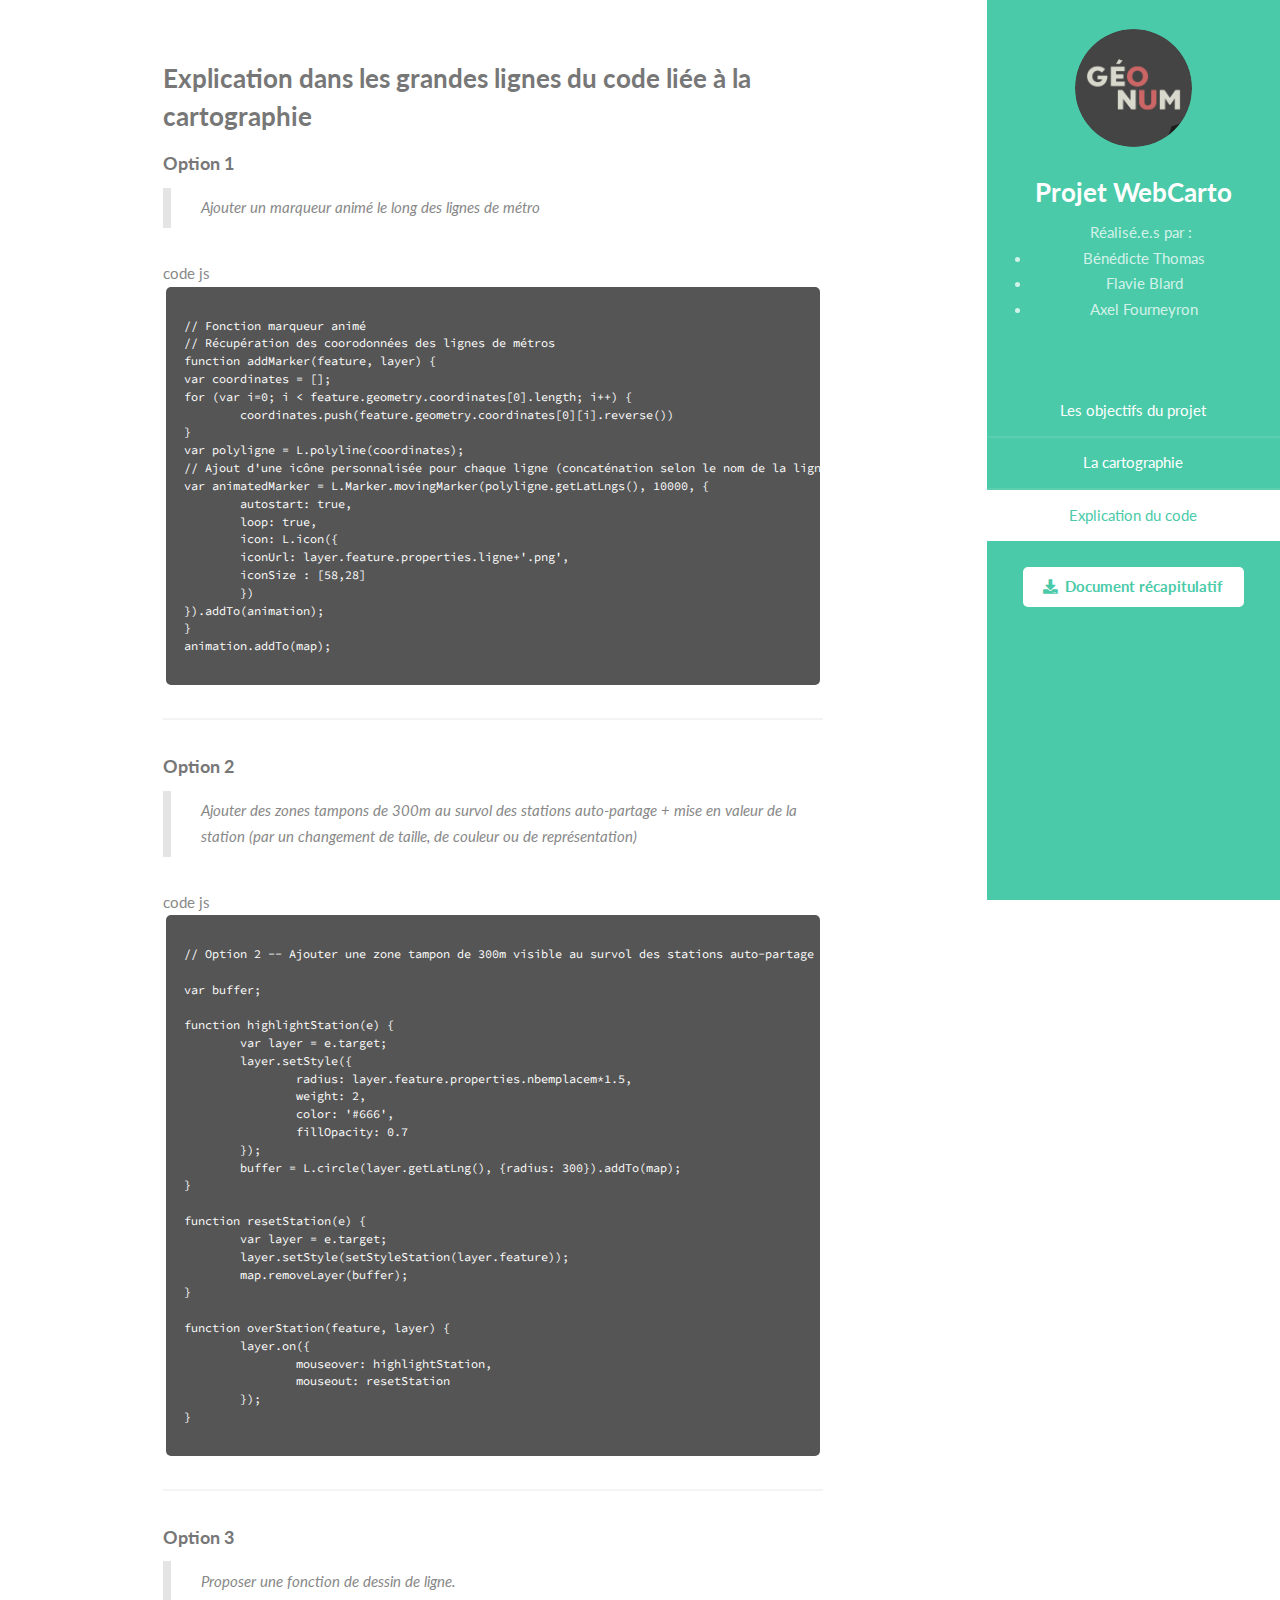
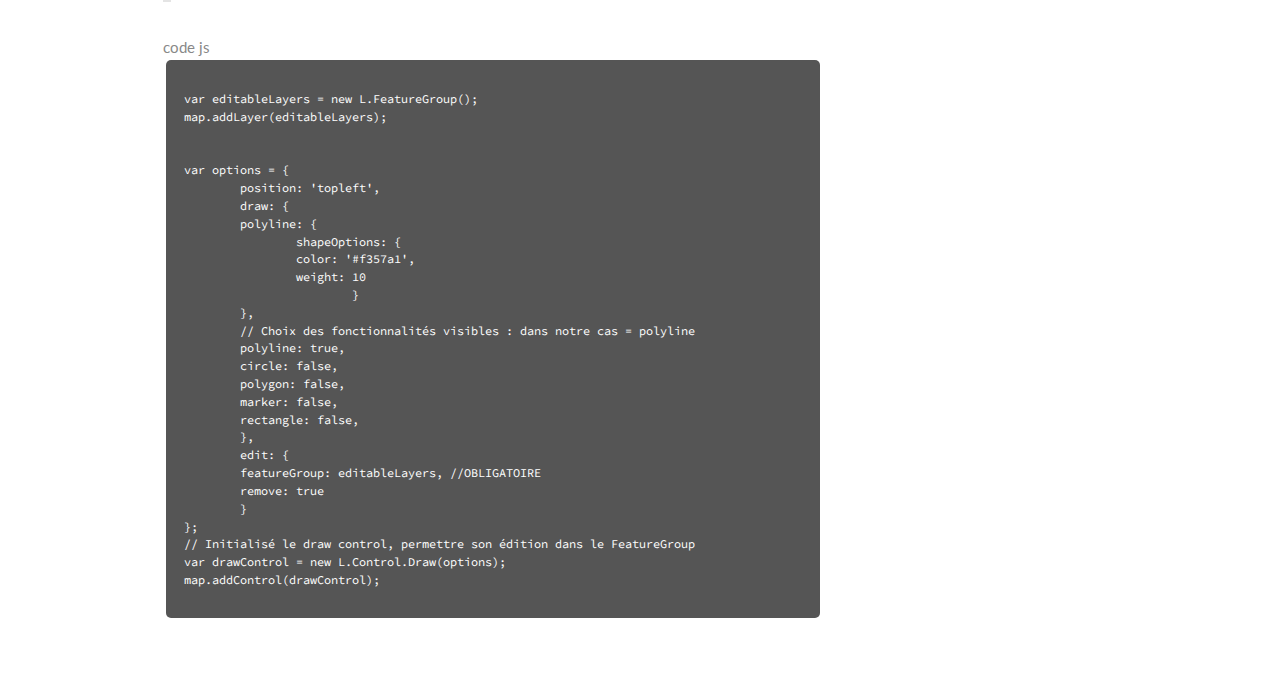
<file: explication.html>
<!DOCTYPE HTML>
<!--
	Read Only by HTML5 UP
	html5up.net | @ajlkn
	Free for personal and commercial use under the CCA 3.0 license (html5up.net/license)
-->
<html>
	<head>
		<title>Carto web</title>
		<meta charset="utf-8" />
		<meta name="viewport" content="width=device-width, initial-scale=1, user-scalable=no" />
		<link rel="stylesheet" href="assets/css/main.css" />
	</head>
	<body class="is-preload">

		<!-- Header -->
			<section id="header">
				<header>
					<span class="image avatar"><img src="images/MasterGeonum.png" alt="" /></span> 
				   <h1 id="logo"><a href="#">Projet WebCarto</a></h1>
				   <p>	<ul>Réalisé.e.s par :
					   <li>Bénédicte Thomas</li>
					   <li>Flavie Blard</li>
					   <li>Axel Fourneyron</li>
				   </ul></p>
			   </header>
				<nav id="nav">
					<ul>
						<li><a href="index.html#two" >Les objectifs du projet</a></li>
						<li><a href="index.html#three">La cartographie</a></li>
						<li><a href="explication.html" class="active">Explication du code</a></li>
				
					</ul>
					<br>
					
					<a href="DOSSIER_THOMAS_BLARD_FOURNEYRON.pdf" class="button primary icon solid fa-download" download="Document_recapitulatif_Flavie_Benedicte_Axel">Document récapitulatif </a>
				
				</nav>
			</section>

			<!-- Wrapper -->
			<div id="wrapper">

				<!-- Main -->
					<div id="main">
					
							<section>
								<div class="container">
									<h3>Explication dans les grandes lignes du code liée à la cartographie</h3>

									<section>
										<h4>Option 1</h4>
										<blockquote>Ajouter un marqueur animé le long des lignes de métro</blockquote>
										<h7>code js</h7>
										<pre><code>
// Fonction marqueur animé 
// Récupération des coorodonnées des lignes de métros
function addMarker(feature, layer) {
var coordinates = [];
for (var i=0; i < feature.geometry.coordinates[0].length; i++) {
	coordinates.push(feature.geometry.coordinates[0][i].reverse())
}
var polyligne = L.polyline(coordinates);
// Ajout d'une icône personnalisée pour chaque ligne (concaténation selon le nom de la ligne), avec réglage de taille, animation en continu avec l'option loop
var animatedMarker = L.Marker.movingMarker(polyligne.getLatLngs(), 10000, {
	autostart: true,
	loop: true,
	icon: L.icon({
	iconUrl: layer.feature.properties.ligne+'.png',
	iconSize : [58,28]
	})
}).addTo(animation);
}
animation.addTo(map);
										</code></pre>
											
										<hr />
										<h4>Option 2</h4>
										<blockquote>Ajouter des zones tampons de 300m au survol des stations auto-partage + mise en valeur de la station (par un changement de taille, de couleur ou de représentation)</blockquote>
										<h7>code js</h7>
										<pre><code>
// Option 2 -- Ajouter une zone tampon de 300m visible au survol des stations auto-partage + mise en valeur de la station

var buffer;

function highlightStation(e) {
	var layer = e.target;
	layer.setStyle({
		radius: layer.feature.properties.nbemplacem*1.5,
		weight: 2,
		color: '#666',
		fillOpacity: 0.7
	});
	buffer = L.circle(layer.getLatLng(), {radius: 300}).addTo(map);
}

function resetStation(e) {
	var layer = e.target;
	layer.setStyle(setStyleStation(layer.feature));
	map.removeLayer(buffer);
}

function overStation(feature, layer) {
	layer.on({
		mouseover: highlightStation,
		mouseout: resetStation
	});
}
										</code></pre>
										<hr />
										<h4>Option 3</h4>
										<blockquote>Proposer une fonction de dessin de ligne.</blockquote>
										<h7>code js</h7>
										<pre><code>
var editableLayers = new L.FeatureGroup();
map.addLayer(editableLayers);


var options = {
	position: 'topleft',
	draw: {
	polyline: {
		shapeOptions: {
		color: '#f357a1',
		weight: 10
			}
	},
	// Choix des fonctionnalités visibles : dans notre cas = polyline
	polyline: true,
	circle: false,
	polygon: false,
	marker: false,
	rectangle: false,
	},
	edit: {
	featureGroup: editableLayers, //OBLIGATOIRE
	remove: true
	}
};
// Initialisé le draw control, permettre son édition dans le FeatureGroup
var drawControl = new L.Control.Draw(options);
map.addControl(drawControl);
										</code></pre>
								



									</section>
								</div>
							</section>
					</div>
			</div>
	</body>
</html>
</file>
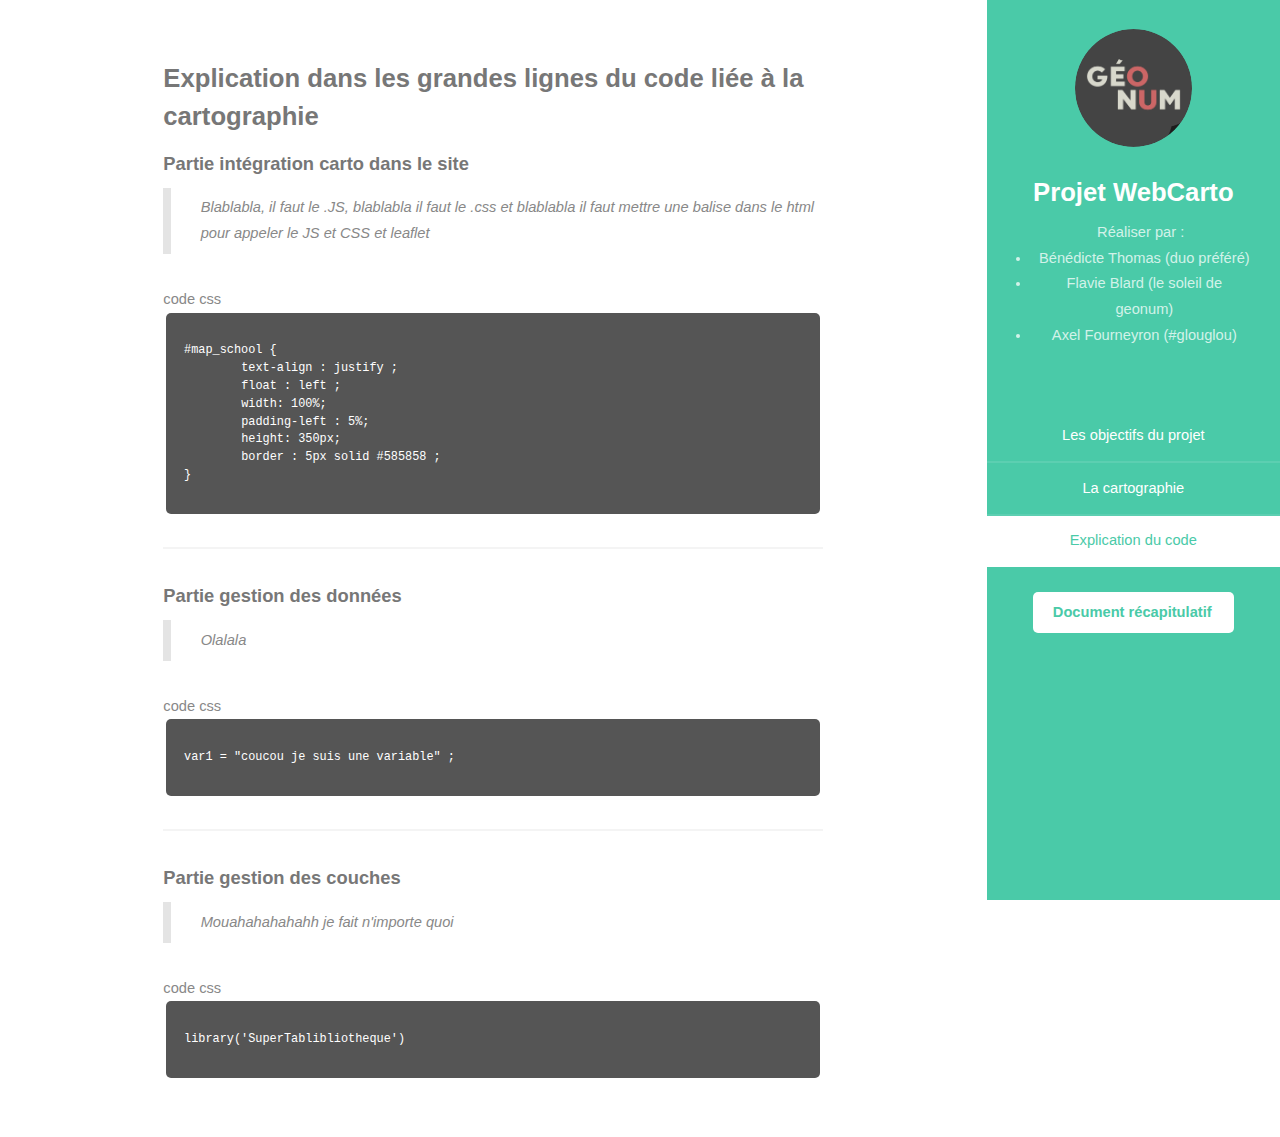
<file: Les_bgettes2Geonum/explication.html>
<!DOCTYPE HTML>
<!--
	Read Only by HTML5 UP
	html5up.net | @ajlkn
	Free for personal and commercial use under the CCA 3.0 license (html5up.net/license)
-->
<html>
	<head>
		<title>Les BG d'la night ! </title>
		<meta charset="utf-8" />
		<meta name="viewport" content="width=device-width, initial-scale=1, user-scalable=no" />
		<link rel="stylesheet" href="assets/css/main.css" />
	</head>
	<body class="is-preload">

		<!-- Header -->
			<section id="header">
				<header>
					<span class="image avatar"><img src="images/MasterGeonum.png" alt="" /></span>
					<h1 id="logo"><a href="#">Projet WebCarto</a></h1>
					<p>	<ul>Réaliser par :
						<li>Bénédicte Thomas (duo préféré)</li>
						<li>Flavie Blard (le soleil de geonum)</li>
						<li>Axel Fourneyron (#glouglou) </li>
					</ul></p>
				</header>
				<nav id="nav">
					<ul>
						<li><a href="index.html#two" >Les objectifs du projet</a></li>
						<li><a href="index.html#three">La cartographie</a></li>
						<li><a href="explication.html" class="active">Explication du code</a></li>
				
					</ul>
					<br>
					<a href="#" class="button primary icon solid fa-download">Document récapitulatif </a>
				</nav>
			</section>

			<!-- Wrapper -->
			<div id="wrapper">

				<!-- Main -->
					<div id="main">
					
							<section>
								<div class="container">
									<h3>Explication dans les grandes lignes du code liée à la cartographie</h3>

									<section>
										<h4>Partie intégration carto dans le site</h4>
										<blockquote>Blablabla, il faut le .JS, blablabla il faut le .css et blablabla il faut mettre une balise dans le html pour appeler le JS et CSS et leaflet</blockquote>
										<h7>code css</h7>
										<pre><code>
#map_school {
	text-align : justify ;
	float : left ;
	width: 100%;
	padding-left : 5%;
	height: 350px;
	border : 5px solid #585858 ;
}
										</code></pre>
											
										<hr />
										<h4>Partie gestion des données</h4>
										<blockquote>Olalala </blockquote>
										<h7>code css</h7>
										<pre><code>
var1 = "coucou je suis une variable" ;
										</code></pre>
										<hr />
										<h4>Partie gestion des couches </h4>
										<blockquote>Mouahahahahahh je fait n'importe quoi</blockquote>
										<h7>code css</h7>
										<pre><code>
library('SuperTablibliotheque')
										</code></pre>
								



									</section>
								</div>
							</section>
					</div>
			</div>
	</body>
</html>
</file>
<file: assets/css/main.css>
@import url("fontawesome-all.min.css");
@import url("https://fonts.googleapis.com/css?family=Lato:400,400italic,700,700italic|Source+Code+Pro:400");



html, body, div, span, applet, object,
iframe, h1, h2, h3, h4, h5, h6, p, blockquote,
pre, a, abbr, acronym, address, big, cite,
code, del, dfn, em, img, ins, kbd, q, s, samp,
small, strike, strong, sub, sup, tt, var, b,
u, i, center, dl, dt, dd, ol, ul, li, fieldset,
form, label, legend, table, caption, tbody,
tfoot, thead, tr, th, td, article, aside,
canvas, details, embed, figure, figcaption,
footer, header, hgroup, menu, nav, output, ruby,
section, summary, time, mark, audio, video {
	margin: 0;
	padding: 0;
	border: 0;
	font-size: 100%;
	font: inherit;
	vertical-align: baseline;}

article, aside, details, figcaption, figure,
footer, header, hgroup, menu, nav, section {
	display: block;}

body {
	line-height: 1;
}

ol, ul {
	list-style: none;
}

blockquote, q {
	quotes: none;
}

	blockquote:before, blockquote:after, q:before, q:after {
		content: '';
		content: none;
	}

table {
	border-collapse: collapse;
	border-spacing: 0;
}

body {
	-webkit-text-size-adjust: none;
}

mark {
	background-color: transparent;
	color: inherit;
}

input::-moz-focus-inner {
	border: 0;
	padding: 0;
}

input, select, textarea {
	-moz-appearance: none;
	-webkit-appearance: none;
	-ms-appearance: none;
	appearance: none;
}

/* Basic */

	html {
		box-sizing: border-box;
	}

	*, *:before, *:after {
		box-sizing: inherit;
	}

	body {
		background: #fff;
	}

		body.is-preload *, body.is-preload *:before, body.is-preload *:after {
			-moz-animation: none !important;
			-webkit-animation: none !important;
			-ms-animation: none !important;
			animation: none !important;
			-moz-transition: none !important;
			-webkit-transition: none !important;
			-ms-transition: none !important;
			transition: none !important;
		}

	body, input, select, textarea {
		color: #888;
		font-family: "Lato", sans-serif;
		font-size: 16pt;
		font-weight: 400;
		line-height: 1.75em;
	}

	a {
		-moz-transition: color 0.2s ease-in-out, border-color 0.2s ease-in-out;
		-webkit-transition: color 0.2s ease-in-out, border-color 0.2s ease-in-out;
		-ms-transition: color 0.2s ease-in-out, border-color 0.2s ease-in-out;
		transition: color 0.2s ease-in-out, border-color 0.2s ease-in-out;
		border-bottom: solid 1px #e4e4e4;
		color: inherit;
		text-decoration: none;
	}

		a:hover {
			border-bottom-color: transparent;
			color: #4acaa8 !important;
		}

	strong, b {
		color: #777;
		font-weight: 700;
	}

	em, i {
		font-style: italic;
	}

	p {
		margin: 0 0 2.25em 0;
	}

	h1, h2, h3, h4, h5, h6 {
		color: #777;
		font-weight: 700;
		line-height: 1em;
		margin: 0 0 0.5625em 0;
	}

		h1 a, h2 a, h3 a, h4 a, h5 a, h6 a {
			border: 0;
			color: inherit;
			text-decoration: none;
		}

	h2 {
		font-size: 2em;
		line-height: 1.5em;
	}

	h3 {
		font-size: 1.75em;
		line-height: 1.5em;
	}

	h4 {
		font-size: 1.25em;
		line-height: 1.5em;
	}

	h5 {
		font-size: 0.9em;
		line-height: 1.5em;
	}

	h6 {
		font-size: 0.7em;
		line-height: 1.5em;
	}

	sub {
		font-size: 0.8em;
		position: relative;
		top: 0.5em;
	}

	sup {
		font-size: 0.8em;
		position: relative;
		top: -0.5em;
	}

	hr {
		border: 0;
		border-bottom: solid 2px #f4f4f4;
		margin: 2.25em 0;
	}

		hr.major {
			margin: 3.375em 0;
		}

	blockquote {
		border-left: solid 8px #e4e4e4;
		font-style: italic;
		margin: 0 0 2.25em 0;
		padding: 0.5em 0 0.5em 2em;
	}

	code {
		background: #555;
		border-radius: 5px;
		color: #fff;
		font-family: "Source Code Pro", monospace;
		font-size: 0.9em;
		margin: 0 0.25em;
		padding: 0.25em 0.65em;
	}

	pre {
		font-family: "Source Code Pro", monospace;
		font-size: 0.9em;
		margin: 0 0 2.25em 0;
	}

		pre code {
			-webkit-overflow-scrolling: touch;
			display: block;
			line-height: 1.5em;
			overflow-x: auto;
			padding: 1em 1.5em;
		}

	.align-left {
		text-align: left;
	}

	.align-center {
		text-align: center;
	}

	.align-right {
		text-align: right;
	}

/* Row */

	.row {
		display: flex;
		flex-wrap: wrap;
		box-sizing: border-box;
		align-items: stretch;
	}

		.row > * {
			box-sizing: border-box;
		}

		.row.gtr-uniform > * > :last-child {
			margin-bottom: 0;
		}

		.row.aln-left {
			justify-content: flex-start;
		}

		.row.aln-center {
			justify-content: center;
		}

		.row.aln-right {
			justify-content: flex-end;
		}

		.row.aln-top {
			align-items: flex-start;
		}

		.row.aln-middle {
			align-items: center;
		}

		.row.aln-bottom {
			align-items: flex-end;
		}

		.row > .imp {
			order: -1;
		}

		.row > .col-1 {
			width: 8.33333%;
		}

		.row > .off-1 {
			margin-left: 8.33333%;
		}

		.row > .col-2 {
			width: 16.66667%;
		}

		.row > .off-2 {
			margin-left: 16.66667%;
		}

		.row > .col-3 {
			width: 25%;
		}

		.row > .off-3 {
			margin-left: 25%;
		}

		.row > .col-4 {
			width: 33.33333%;
		}

		.row > .off-4 {
			margin-left: 33.33333%;
		}

		.row > .col-5 {
			width: 41.66667%;
		}

		.row > .off-5 {
			margin-left: 41.66667%;
		}

		.row > .col-6 {
			width: 50%;
		}

		.row > .off-6 {
			margin-left: 50%;
		}

		.row > .col-7 {
			width: 58.33333%;
		}

		.row > .off-7 {
			margin-left: 58.33333%;
		}

		.row > .col-8 {
			width: 66.66667%;
		}

		.row > .off-8 {
			margin-left: 66.66667%;
		}

		.row > .col-9 {
			width: 75%;
		}

		.row > .off-9 {
			margin-left: 75%;
		}

		.row > .col-10 {
			width: 83.33333%;
		}

		.row > .off-10 {
			margin-left: 83.33333%;
		}

		.row > .col-11 {
			width: 91.66667%;
		}

		.row > .off-11 {
			margin-left: 91.66667%;
		}

		.row > .col-12 {
			width: 100%;
		}

		.row > .off-12 {
			margin-left: 100%;
		}

		.row.gtr-0 {
			margin-top: 0;
			margin-left: 0em;
		}

			.row.gtr-0 > * {
				padding: 0 0 0 0em;
			}

			.row.gtr-0.gtr-uniform {
				margin-top: 0em;
			}

				.row.gtr-0.gtr-uniform > * {
					padding-top: 0em;
				}

		.row.gtr-25 {
			margin-top: 0;
			margin-left: -0.5em;
		}

			.row.gtr-25 > * {
				padding: 0 0 0 0.5em;
			}

			.row.gtr-25.gtr-uniform {
				margin-top: -0.5em;
			}

				.row.gtr-25.gtr-uniform > * {
					padding-top: 0.5em;
				}

		.row.gtr-50 {
			margin-top: 0;
			margin-left: -1em;
		}

			.row.gtr-50 > * {
				padding: 0 0 0 1em;
			}

			.row.gtr-50.gtr-uniform {
				margin-top: -1em;
			}

				.row.gtr-50.gtr-uniform > * {
					padding-top: 1em;
				}

		.row {
			margin-top: 0;
			margin-left: -2em;
		}

			.row > * {
				padding: 0 0 0 2em;
			}

			.row.gtr-uniform {
				margin-top: -2em;
			}

				.row.gtr-uniform > * {
					padding-top: 2em;
				}

		.row.gtr-150 {
			margin-top: 0;
			margin-left: -3em;
		}

			.row.gtr-150 > * {
				padding: 0 0 0 3em;
			}

			.row.gtr-150.gtr-uniform {
				margin-top: -3em;
			}

				.row.gtr-150.gtr-uniform > * {
					padding-top: 3em;
				}

		.row.gtr-200 {
			margin-top: 0;
			margin-left: -4em;
		}

			.row.gtr-200 > * {
				padding: 0 0 0 4em;
			}

			.row.gtr-200.gtr-uniform {
				margin-top: -4em;
			}

				.row.gtr-200.gtr-uniform > * {
					padding-top: 4em;
				}

		@media screen and (max-width: 1680px) {

			.row {
				display: flex;
				flex-wrap: wrap;
				box-sizing: border-box;
				align-items: stretch;
			}

				.row > * {
					box-sizing: border-box;
				}

				.row.gtr-uniform > * > :last-child {
					margin-bottom: 0;
				}

				.row.aln-left {
					justify-content: flex-start;
				}

				.row.aln-center {
					justify-content: center;
				}

				.row.aln-right {
					justify-content: flex-end;
				}

				.row.aln-top {
					align-items: flex-start;
				}

				.row.aln-middle {
					align-items: center;
				}

				.row.aln-bottom {
					align-items: flex-end;
				}

				.row > .imp-xlarge {
					order: -1;
				}

				.row > .col-1-xlarge {
					width: 8.33333%;
				}

				.row > .off-1-xlarge {
					margin-left: 8.33333%;
				}

				.row > .col-2-xlarge {
					width: 16.66667%;
				}

				.row > .off-2-xlarge {
					margin-left: 16.66667%;
				}

				.row > .col-3-xlarge {
					width: 25%;
				}

				.row > .off-3-xlarge {
					margin-left: 25%;
				}

				.row > .col-4-xlarge {
					width: 33.33333%;
				}

				.row > .off-4-xlarge {
					margin-left: 33.33333%;
				}

				.row > .col-5-xlarge {
					width: 41.66667%;
				}

				.row > .off-5-xlarge {
					margin-left: 41.66667%;
				}

				.row > .col-6-xlarge {
					width: 50%;
				}

				.row > .off-6-xlarge {
					margin-left: 50%;
				}

				.row > .col-7-xlarge {
					width: 58.33333%;
				}

				.row > .off-7-xlarge {
					margin-left: 58.33333%;
				}

				.row > .col-8-xlarge {
					width: 66.66667%;
				}

				.row > .off-8-xlarge {
					margin-left: 66.66667%;
				}

				.row > .col-9-xlarge {
					width: 75%;
				}

				.row > .off-9-xlarge {
					margin-left: 75%;
				}

				.row > .col-10-xlarge {
					width: 83.33333%;
				}

				.row > .off-10-xlarge {
					margin-left: 83.33333%;
				}

				.row > .col-11-xlarge {
					width: 91.66667%;
				}

				.row > .off-11-xlarge {
					margin-left: 91.66667%;
				}

				.row > .col-12-xlarge {
					width: 100%;
				}

				.row > .off-12-xlarge {
					margin-left: 100%;
				}

				.row.gtr-0 {
					margin-top: 0;
					margin-left: 0em;
				}

					.row.gtr-0 > * {
						padding: 0 0 0 0em;
					}

					.row.gtr-0.gtr-uniform {
						margin-top: 0em;
					}

						.row.gtr-0.gtr-uniform > * {
							padding-top: 0em;
						}

				.row.gtr-25 {
					margin-top: 0;
					margin-left: -0.5em;
				}

					.row.gtr-25 > * {
						padding: 0 0 0 0.5em;
					}

					.row.gtr-25.gtr-uniform {
						margin-top: -0.5em;
					}

						.row.gtr-25.gtr-uniform > * {
							padding-top: 0.5em;
						}

				.row.gtr-50 {
					margin-top: 0;
					margin-left: -1em;
				}

					.row.gtr-50 > * {
						padding: 0 0 0 1em;
					}

					.row.gtr-50.gtr-uniform {
						margin-top: -1em;
					}

						.row.gtr-50.gtr-uniform > * {
							padding-top: 1em;
						}

				.row {
					margin-top: 0;
					margin-left: -2em;
				}

					.row > * {
						padding: 0 0 0 2em;
					}

					.row.gtr-uniform {
						margin-top: -2em;
					}

						.row.gtr-uniform > * {
							padding-top: 2em;
						}

				.row.gtr-150 {
					margin-top: 0;
					margin-left: -3em;
				}

					.row.gtr-150 > * {
						padding: 0 0 0 3em;
					}

					.row.gtr-150.gtr-uniform {
						margin-top: -3em;
					}

						.row.gtr-150.gtr-uniform > * {
							padding-top: 3em;
						}

				.row.gtr-200 {
					margin-top: 0;
					margin-left: -4em;
				}

					.row.gtr-200 > * {
						padding: 0 0 0 4em;
					}

					.row.gtr-200.gtr-uniform {
						margin-top: -4em;
					}

						.row.gtr-200.gtr-uniform > * {
							padding-top: 4em;
						}

		}

		@media screen and (max-width: 1280px) {

			.row {
				display: flex;
				flex-wrap: wrap;
				box-sizing: border-box;
				align-items: stretch;
			}

				.row > * {
					box-sizing: border-box;
				}

				.row.gtr-uniform > * > :last-child {
					margin-bottom: 0;
				}

				.row.aln-left {
					justify-content: flex-start;
				}

				.row.aln-center {
					justify-content: center;
				}

				.row.aln-right {
					justify-content: flex-end;
				}

				.row.aln-top {
					align-items: flex-start;
				}

				.row.aln-middle {
					align-items: center;
				}

				.row.aln-bottom {
					align-items: flex-end;
				}

				.row > .imp-large {
					order: -1;
				}

				.row > .col-1-large {
					width: 8.33333%;
				}

				.row > .off-1-large {
					margin-left: 8.33333%;
				}

				.row > .col-2-large {
					width: 16.66667%;
				}

				.row > .off-2-large {
					margin-left: 16.66667%;
				}

				.row > .col-3-large {
					width: 25%;
				}

				.row > .off-3-large {
					margin-left: 25%;
				}

				.row > .col-4-large {
					width: 33.33333%;
				}

				.row > .off-4-large {
					margin-left: 33.33333%;
				}

				.row > .col-5-large {
					width: 41.66667%;
				}

				.row > .off-5-large {
					margin-left: 41.66667%;
				}

				.row > .col-6-large {
					width: 50%;
				}

				.row > .off-6-large {
					margin-left: 50%;
				}

				.row > .col-7-large {
					width: 58.33333%;
				}

				.row > .off-7-large {
					margin-left: 58.33333%;
				}

				.row > .col-8-large {
					width: 66.66667%;
				}

				.row > .off-8-large {
					margin-left: 66.66667%;
				}

				.row > .col-9-large {
					width: 75%;
				}

				.row > .off-9-large {
					margin-left: 75%;
				}

				.row > .col-10-large {
					width: 83.33333%;
				}

				.row > .off-10-large {
					margin-left: 83.33333%;
				}

				.row > .col-11-large {
					width: 91.66667%;
				}

				.row > .off-11-large {
					margin-left: 91.66667%;
				}

				.row > .col-12-large {
					width: 100%;
				}

				.row > .off-12-large {
					margin-left: 100%;
				}

				.row.gtr-0 {
					margin-top: 0;
					margin-left: 0em;
				}

					.row.gtr-0 > * {
						padding: 0 0 0 0em;
					}

					.row.gtr-0.gtr-uniform {
						margin-top: 0em;
					}

						.row.gtr-0.gtr-uniform > * {
							padding-top: 0em;
						}

				.row.gtr-25 {
					margin-top: 0;
					margin-left: -0.375em;
				}

					.row.gtr-25 > * {
						padding: 0 0 0 0.375em;
					}

					.row.gtr-25.gtr-uniform {
						margin-top: -0.375em;
					}

						.row.gtr-25.gtr-uniform > * {
							padding-top: 0.375em;
						}

				.row.gtr-50 {
					margin-top: 0;
					margin-left: -0.75em;
				}

					.row.gtr-50 > * {
						padding: 0 0 0 0.75em;
					}

					.row.gtr-50.gtr-uniform {
						margin-top: -0.75em;
					}

						.row.gtr-50.gtr-uniform > * {
							padding-top: 0.75em;
						}

				.row {
					margin-top: 0;
					margin-left: -1.5em;
				}

					.row > * {
						padding: 0 0 0 1.5em;
					}

					.row.gtr-uniform {
						margin-top: -1.5em;
					}

						.row.gtr-uniform > * {
							padding-top: 1.5em;
						}

				.row.gtr-150 {
					margin-top: 0;
					margin-left: -2.25em;
				}

					.row.gtr-150 > * {
						padding: 0 0 0 2.25em;
					}

					.row.gtr-150.gtr-uniform {
						margin-top: -2.25em;
					}

						.row.gtr-150.gtr-uniform > * {
							padding-top: 2.25em;
						}

				.row.gtr-200 {
					margin-top: 0;
					margin-left: -3em;
				}

					.row.gtr-200 > * {
						padding: 0 0 0 3em;
					}

					.row.gtr-200.gtr-uniform {
						margin-top: -3em;
					}

						.row.gtr-200.gtr-uniform > * {
							padding-top: 3em;
						}

		}

		@media screen and (max-width: 1024px) {

			.row {
				display: flex;
				flex-wrap: wrap;
				box-sizing: border-box;
				align-items: stretch;
			}

				.row > * {
					box-sizing: border-box;
				}

				.row.gtr-uniform > * > :last-child {
					margin-bottom: 0;
				}

				.row.aln-left {
					justify-content: flex-start;
				}

				.row.aln-center {
					justify-content: center;
				}

				.row.aln-right {
					justify-content: flex-end;
				}

				.row.aln-top {
					align-items: flex-start;
				}

				.row.aln-middle {
					align-items: center;
				}

				.row.aln-bottom {
					align-items: flex-end;
				}

				.row > .imp-medium {
					order: -1;
				}

				.row > .col-1-medium {
					width: 8.33333%;
				}

				.row > .off-1-medium {
					margin-left: 8.33333%;
				}

				.row > .col-2-medium {
					width: 16.66667%;
				}

				.row > .off-2-medium {
					margin-left: 16.66667%;
				}

				.row > .col-3-medium {
					width: 25%;
				}

				.row > .off-3-medium {
					margin-left: 25%;
				}

				.row > .col-4-medium {
					width: 33.33333%;
				}

				.row > .off-4-medium {
					margin-left: 33.33333%;
				}

				.row > .col-5-medium {
					width: 41.66667%;
				}

				.row > .off-5-medium {
					margin-left: 41.66667%;
				}

				.row > .col-6-medium {
					width: 50%;
				}

				.row > .off-6-medium {
					margin-left: 50%;
				}

				.row > .col-7-medium {
					width: 58.33333%;
				}

				.row > .off-7-medium {
					margin-left: 58.33333%;
				}

				.row > .col-8-medium {
					width: 66.66667%;
				}

				.row > .off-8-medium {
					margin-left: 66.66667%;
				}

				.row > .col-9-medium {
					width: 75%;
				}

				.row > .off-9-medium {
					margin-left: 75%;
				}

				.row > .col-10-medium {
					width: 83.33333%;
				}

				.row > .off-10-medium {
					margin-left: 83.33333%;
				}

				.row > .col-11-medium {
					width: 91.66667%;
				}

				.row > .off-11-medium {
					margin-left: 91.66667%;
				}

				.row > .col-12-medium {
					width: 100%;
				}

				.row > .off-12-medium {
					margin-left: 100%;
				}

				.row.gtr-0 {
					margin-top: 0;
					margin-left: 0em;
				}

					.row.gtr-0 > * {
						padding: 0 0 0 0em;
					}

					.row.gtr-0.gtr-uniform {
						margin-top: 0em;
					}

						.row.gtr-0.gtr-uniform > * {
							padding-top: 0em;
						}

				.row.gtr-25 {
					margin-top: 0;
					margin-left: -0.375em;
				}

					.row.gtr-25 > * {
						padding: 0 0 0 0.375em;
					}

					.row.gtr-25.gtr-uniform {
						margin-top: -0.375em;
					}

						.row.gtr-25.gtr-uniform > * {
							padding-top: 0.375em;
						}

				.row.gtr-50 {
					margin-top: 0;
					margin-left: -0.75em;
				}

					.row.gtr-50 > * {
						padding: 0 0 0 0.75em;
					}

					.row.gtr-50.gtr-uniform {
						margin-top: -0.75em;
					}

						.row.gtr-50.gtr-uniform > * {
							padding-top: 0.75em;
						}

				.row {
					margin-top: 0;
					margin-left: -1.5em;
				}

					.row > * {
						padding: 0 0 0 1.5em;
					}

					.row.gtr-uniform {
						margin-top: -1.5em;
					}

						.row.gtr-uniform > * {
							padding-top: 1.5em;
						}

				.row.gtr-150 {
					margin-top: 0;
					margin-left: -2.25em;
				}

					.row.gtr-150 > * {
						padding: 0 0 0 2.25em;
					}

					.row.gtr-150.gtr-uniform {
						margin-top: -2.25em;
					}

						.row.gtr-150.gtr-uniform > * {
							padding-top: 2.25em;
						}

				.row.gtr-200 {
					margin-top: 0;
					margin-left: -3em;
				}

					.row.gtr-200 > * {
						padding: 0 0 0 3em;
					}

					.row.gtr-200.gtr-uniform {
						margin-top: -3em;
					}

						.row.gtr-200.gtr-uniform > * {
							padding-top: 3em;
						}

		}

		@media screen and (max-width: 736px) {

			.row {
				display: flex;
				flex-wrap: wrap;
				box-sizing: border-box;
				align-items: stretch;
			}

				.row > * {
					box-sizing: border-box;
				}

				.row.gtr-uniform > * > :last-child {
					margin-bottom: 0;
				}

				.row.aln-left {
					justify-content: flex-start;
				}

				.row.aln-center {
					justify-content: center;
				}

				.row.aln-right {
					justify-content: flex-end;
				}

				.row.aln-top {
					align-items: flex-start;
				}

				.row.aln-middle {
					align-items: center;
				}

				.row.aln-bottom {
					align-items: flex-end;
				}

				.row > .imp-small {
					order: -1;
				}

				.row > .col-1-small {
					width: 8.33333%;
				}

				.row > .off-1-small {
					margin-left: 8.33333%;
				}

				.row > .col-2-small {
					width: 16.66667%;
				}

				.row > .off-2-small {
					margin-left: 16.66667%;
				}

				.row > .col-3-small {
					width: 25%;
				}

				.row > .off-3-small {
					margin-left: 25%;
				}

				.row > .col-4-small {
					width: 33.33333%;
				}

				.row > .off-4-small {
					margin-left: 33.33333%;
				}

				.row > .col-5-small {
					width: 41.66667%;
				}

				.row > .off-5-small {
					margin-left: 41.66667%;
				}

				.row > .col-6-small {
					width: 50%;
				}

				.row > .off-6-small {
					margin-left: 50%;
				}

				.row > .col-7-small {
					width: 58.33333%;
				}

				.row > .off-7-small {
					margin-left: 58.33333%;
				}

				.row > .col-8-small {
					width: 66.66667%;
				}

				.row > .off-8-small {
					margin-left: 66.66667%;
				}

				.row > .col-9-small {
					width: 75%;
				}

				.row > .off-9-small {
					margin-left: 75%;
				}

				.row > .col-10-small {
					width: 83.33333%;
				}

				.row > .off-10-small {
					margin-left: 83.33333%;
				}

				.row > .col-11-small {
					width: 91.66667%;
				}

				.row > .off-11-small {
					margin-left: 91.66667%;
				}

				.row > .col-12-small {
					width: 100%;
				}

				.row > .off-12-small {
					margin-left: 100%;
				}

				.row.gtr-0 {
					margin-top: 0;
					margin-left: 0em;
				}

					.row.gtr-0 > * {
						padding: 0 0 0 0em;
					}

					.row.gtr-0.gtr-uniform {
						margin-top: 0em;
					}

						.row.gtr-0.gtr-uniform > * {
							padding-top: 0em;
						}

				.row.gtr-25 {
					margin-top: 0;
					margin-left: -0.3125em;
				}

					.row.gtr-25 > * {
						padding: 0 0 0 0.3125em;
					}

					.row.gtr-25.gtr-uniform {
						margin-top: -0.3125em;
					}

						.row.gtr-25.gtr-uniform > * {
							padding-top: 0.3125em;
						}

				.row.gtr-50 {
					margin-top: 0;
					margin-left: -0.625em;
				}

					.row.gtr-50 > * {
						padding: 0 0 0 0.625em;
					}

					.row.gtr-50.gtr-uniform {
						margin-top: -0.625em;
					}

						.row.gtr-50.gtr-uniform > * {
							padding-top: 0.625em;
						}

				.row {
					margin-top: 0;
					margin-left: -1.25em;
				}

					.row > * {
						padding: 0 0 0 1.25em;
					}

					.row.gtr-uniform {
						margin-top: -1.25em;
					}

						.row.gtr-uniform > * {
							padding-top: 1.25em;
						}

				.row.gtr-150 {
					margin-top: 0;
					margin-left: -1.875em;
				}

					.row.gtr-150 > * {
						padding: 0 0 0 1.875em;
					}

					.row.gtr-150.gtr-uniform {
						margin-top: -1.875em;
					}

						.row.gtr-150.gtr-uniform > * {
							padding-top: 1.875em;
						}

				.row.gtr-200 {
					margin-top: 0;
					margin-left: -2.5em;
				}

					.row.gtr-200 > * {
						padding: 0 0 0 2.5em;
					}

					.row.gtr-200.gtr-uniform {
						margin-top: -2.5em;
					}

						.row.gtr-200.gtr-uniform > * {
							padding-top: 2.5em;
						}

		}

		@media screen and (max-width: 480px) {

			.row {
				display: flex;
				flex-wrap: wrap;
				box-sizing: border-box;
				align-items: stretch;
			}

				.row > * {
					box-sizing: border-box;
				}

				.row.gtr-uniform > * > :last-child {
					margin-bottom: 0;
				}

				.row.aln-left {
					justify-content: flex-start;
				}

				.row.aln-center {
					justify-content: center;
				}

				.row.aln-right {
					justify-content: flex-end;
				}

				.row.aln-top {
					align-items: flex-start;
				}

				.row.aln-middle {
					align-items: center;
				}

				.row.aln-bottom {
					align-items: flex-end;
				}

				.row > .imp-xsmall {
					order: -1;
				}

				.row > .col-1-xsmall {
					width: 8.33333%;
				}

				.row > .off-1-xsmall {
					margin-left: 8.33333%;
				}

				.row > .col-2-xsmall {
					width: 16.66667%;
				}

				.row > .off-2-xsmall {
					margin-left: 16.66667%;
				}

				.row > .col-3-xsmall {
					width: 25%;
				}

				.row > .off-3-xsmall {
					margin-left: 25%;
				}

				.row > .col-4-xsmall {
					width: 33.33333%;
				}

				.row > .off-4-xsmall {
					margin-left: 33.33333%;
				}

				.row > .col-5-xsmall {
					width: 41.66667%;
				}

				.row > .off-5-xsmall {
					margin-left: 41.66667%;
				}

				.row > .col-6-xsmall {
					width: 50%;
				}

				.row > .off-6-xsmall {
					margin-left: 50%;
				}

				.row > .col-7-xsmall {
					width: 58.33333%;
				}

				.row > .off-7-xsmall {
					margin-left: 58.33333%;
				}

				.row > .col-8-xsmall {
					width: 66.66667%;
				}

				.row > .off-8-xsmall {
					margin-left: 66.66667%;
				}

				.row > .col-9-xsmall {
					width: 75%;
				}

				.row > .off-9-xsmall {
					margin-left: 75%;
				}

				.row > .col-10-xsmall {
					width: 83.33333%;
				}

				.row > .off-10-xsmall {
					margin-left: 83.33333%;
				}

				.row > .col-11-xsmall {
					width: 91.66667%;
				}

				.row > .off-11-xsmall {
					margin-left: 91.66667%;
				}

				.row > .col-12-xsmall {
					width: 100%;
				}

				.row > .off-12-xsmall {
					margin-left: 100%;
				}

				.row.gtr-0 {
					margin-top: 0;
					margin-left: 0em;
				}

					.row.gtr-0 > * {
						padding: 0 0 0 0em;
					}

					.row.gtr-0.gtr-uniform {
						margin-top: 0em;
					}

						.row.gtr-0.gtr-uniform > * {
							padding-top: 0em;
						}

				.row.gtr-25 {
					margin-top: 0;
					margin-left: -0.3125em;
				}

					.row.gtr-25 > * {
						padding: 0 0 0 0.3125em;
					}

					.row.gtr-25.gtr-uniform {
						margin-top: -0.3125em;
					}

						.row.gtr-25.gtr-uniform > * {
							padding-top: 0.3125em;
						}

				.row.gtr-50 {
					margin-top: 0;
					margin-left: -0.625em;
				}

					.row.gtr-50 > * {
						padding: 0 0 0 0.625em;
					}

					.row.gtr-50.gtr-uniform {
						margin-top: -0.625em;
					}

						.row.gtr-50.gtr-uniform > * {
							padding-top: 0.625em;
						}

				.row {
					margin-top: 0;
					margin-left: -1.25em;
				}

					.row > * {
						padding: 0 0 0 1.25em;
					}

					.row.gtr-uniform {
						margin-top: -1.25em;
					}

						.row.gtr-uniform > * {
							padding-top: 1.25em;
						}

				.row.gtr-150 {
					margin-top: 0;
					margin-left: -1.875em;
				}

					.row.gtr-150 > * {
						padding: 0 0 0 1.875em;
					}

					.row.gtr-150.gtr-uniform {
						margin-top: -1.875em;
					}

						.row.gtr-150.gtr-uniform > * {
							padding-top: 1.875em;
						}

				.row.gtr-200 {
					margin-top: 0;
					margin-left: -2.5em;
				}

					.row.gtr-200 > * {
						padding: 0 0 0 2.5em;
					}

					.row.gtr-200.gtr-uniform {
						margin-top: -2.5em;
					}

						.row.gtr-200.gtr-uniform > * {
							padding-top: 2.5em;
						}

		}

/* Container */

	.container {
		margin: 0 auto;
		max-width: calc(100% - 4.5em);
		width: 45em;
	}

		.container.xsmall {
			width: 11.25em;
		}

		.container.small {
			width: 22.5em;
		}

		.container.medium {
			width: 33.75em;
		}

		.container.large {
			width: 56.25em;
		}

		.container.xlarge {
			width: 67.5em;
		}

		.container.max {
			width: 100%;
		}

		@media screen and (max-width: 1024px) {

			.container {
				width: 100% !important;
			}

		}

		@media screen and (max-width: 480px) {

			.container {
				max-width: calc(100% - 3.375em);
			}

		}

/* Section/Article */

	section.special, article.special {
		text-align: center;
	}

	header p {
		color: #aaa;
		position: relative;
		margin: 0 0 1.6875em 0;
	}

	header h2 + p {
		font-size: 1.25em;
		margin-top: -0.5em;
		line-height: 1.5em;
	}

	header h3 + p {
		font-size: 1.1em;
		margin-top: -0.35em;
		line-height: 1.5em;
	}

	header h4 + p,
	header h5 + p,
	header h6 + p {
		font-size: 0.9em;
		margin-top: -0.25em;
		line-height: 1.5em;
	}

	header.major h2 {
		color: #4acaa8;
		font-size: 3.5em;
	}

		header.major h2 + p {
			color: #777;
			font-size: 1.75em;
			font-weight: 700;
			margin-top: -0.75em;
		}

/* Form */

	form {
		margin: 0 0 2.25em 0;
	}

	label {
		color: #777;
		display: block;
		font-size: 0.9em;
		font-weight: 700;
		margin: 0 0 1.125em 0;
	}

	input::-moz-focus-inner {
		border: 0;
		padding: 0;
	}

	input[type="text"],
	input[type="password"],
	input[type="email"],
	select,
	textarea {
		-moz-appearance: none;
		-webkit-appearance: none;
		-ms-appearance: none;
		appearance: none;
		border-radius: 5px;
		border: none;
		border: solid 2px #e4e4e4;
		color: inherit;
		display: block;
		outline: 0;
		padding: 0 1em;
		text-decoration: none;
		width: 100%;
	}

		input[type="text"]:invalid,
		input[type="password"]:invalid,
		input[type="email"]:invalid,
		select:invalid,
		textarea:invalid {
			box-shadow: none;
		}

		input[type="text"]:focus,
		input[type="password"]:focus,
		input[type="email"]:focus,
		select:focus,
		textarea:focus {
			border-color: #4acaa8;
		}

	select {
		background-image: url("data:image/svg+xml;charset=utf8,%3Csvg xmlns='http://www.w3.org/2000/svg' width='40' height='40' preserveAspectRatio='none' viewBox='0 0 40 40'%3E%3Cpath d='M9.4,12.3l10.4,10.4l10.4-10.4c0.2-0.2,0.5-0.4,0.9-0.4c0.3,0,0.6,0.1,0.9,0.4l3.3,3.3c0.2,0.2,0.4,0.5,0.4,0.9 c0,0.4-0.1,0.6-0.4,0.9L20.7,31.9c-0.2,0.2-0.5,0.4-0.9,0.4c-0.3,0-0.6-0.1-0.9-0.4L4.3,17.3c-0.2-0.2-0.4-0.5-0.4-0.9 c0-0.4,0.1-0.6,0.4-0.9l3.3-3.3c0.2-0.2,0.5-0.4,0.9-0.4S9.1,12.1,9.4,12.3z' fill='%23e4e4e4' /%3E%3C/svg%3E");
		background-size: 1.25em;
		background-repeat: no-repeat;
		background-position: calc(100% - 1em) center;
		height: 2.75em;
		padding-right: 2.75em;
		text-overflow: ellipsis;
	}

		select option {
			color: #777;
			background: #fff;
		}

		select:focus::-ms-value {
			background-color: transparent;
		}

		select::-ms-expand {
			display: none;
		}

	input[type="text"],
	input[type="password"],
	input[type="email"],
	select {
		height: 2.75em;
	}

	textarea {
		padding: 0.75em 1em;
	}

	input[type="checkbox"],
	input[type="radio"] {
		-moz-appearance: none;
		-webkit-appearance: none;
		-ms-appearance: none;
		appearance: none;
		display: block;
		float: left;
		margin-right: -2em;
		opacity: 0;
		width: 1em;
		z-index: -1;
	}

		input[type="checkbox"] + label,
		input[type="radio"] + label {
			text-decoration: none;
			color: #888;
			cursor: pointer;
			display: inline-block;
			font-size: 1em;
			font-weight: 400;
			padding-left: 2.4em;
			padding-right: 0.75em;
			position: relative;
		}

			input[type="checkbox"] + label:before,
			input[type="radio"] + label:before {
				-moz-osx-font-smoothing: grayscale;
				-webkit-font-smoothing: antialiased;
				display: inline-block;
				font-style: normal;
				font-variant: normal;
				text-rendering: auto;
				line-height: 1;
				text-transform: none !important;
				font-family: 'Font Awesome 5 Free';
				font-weight: 900;
			}

			input[type="checkbox"] + label:before,
			input[type="radio"] + label:before {
				background: #fafafa;
				border-radius: 5px;
				border: solid 2px #e4e4e4;
				content: '';
				display: inline-block;
				font-size: 0.8em;
				height: 2.0625em;
				left: 0;
				line-height: 2.0625em;
				position: absolute;
				text-align: center;
				top: 0;
				width: 2.0625em;
			}

		input[type="checkbox"]:checked + label:before,
		input[type="radio"]:checked + label:before {
			background: #989898;
			border-color: #989898;
			color: #ffffff;
			content: '\f00c';
		}

		input[type="checkbox"]:focus + label:before,
		input[type="radio"]:focus + label:before {
			border-color: #4acaa8;
		}

	input[type="checkbox"] + label:before {
		border-radius: 5px;
	}

	input[type="radio"] + label:before {
		border-radius: 100%;
	}

	::-webkit-input-placeholder {
		color: #aaa !important;
		font-style: italic;
		opacity: 1.0;
	}

	:-moz-placeholder {
		color: #aaa !important;
		font-style: italic;
		opacity: 1.0;
	}

	::-moz-placeholder {
		color: #aaa !important;
		font-style: italic;
		opacity: 1.0;
	}

	:-ms-input-placeholder {
		color: #aaa !important;
		font-style: italic;
		opacity: 1.0;
	}

/* Box */

	.box {
		border-radius: 5px;
		border: solid 2px #e4e4e4;
		margin-bottom: 2.25em;
		padding: 1.5em;
	}

		.box > :last-child,
		.box > :last-child > :last-child,
		.box > :last-child > :last-child > :last-child {
			margin-bottom: 0;
		}

		.box.alt {
			border: 0;
			border-radius: 0;
			padding: 0;
		}

/* Icon */

	.icon {
		text-decoration: none;
		border-bottom: none;
		position: relative;
	}

		.icon:before {
			-moz-osx-font-smoothing: grayscale;
			-webkit-font-smoothing: antialiased;
			display: inline-block;
			font-style: normal;
			font-variant: normal;
			text-rendering: auto;
			line-height: 1;
			text-transform: none !important;
			font-family: 'Font Awesome 5 Free';
			font-weight: 400;
		}

		.icon > .label {
			display: none;
		}

		.icon:before {
			line-height: inherit;
		}

		.icon.solid:before {
			font-weight: 900;
		}

		.icon.brands:before {
			font-family: 'Font Awesome 5 Brands';
		}

/* Image */

	.image {
		border-radius: 5px;
		border: 0;
		display: inline-block;
		position: relative;
	}

		.image[data-position] img {
			-moz-object-fit: cover;
			-webkit-object-fit: cover;
			-ms-object-fit: cover;
			object-fit: cover;
			display: block;
			position: absolute;
			top: 0;
			left: 0;
			width: 100%;
			height: 100%;
		}

		.image[data-position="top left"] img {
			-moz-object-position: top left;
			-webkit-object-position: top left;
			-ms-object-position: top left;
			object-position: top left;
		}

		.image[data-position="top"] img {
			-moz-object-position: top;
			-webkit-object-position: top;
			-ms-object-position: top;
			object-position: top;
		}

		.image[data-position="top right"] img {
			-moz-object-position: top right;
			-webkit-object-position: top right;
			-ms-object-position: top right;
			object-position: top right;
		}

		.image[data-position="right"] img {
			-moz-object-position: right;
			-webkit-object-position: right;
			-ms-object-position: right;
			object-position: right;
		}

		.image[data-position="bottom right"] img {
			-moz-object-position: bottom right;
			-webkit-object-position: bottom right;
			-ms-object-position: bottom right;
			object-position: bottom right;
		}

		.image[data-position="bottom"] img {
			-moz-object-position: bottom;
			-webkit-object-position: bottom;
			-ms-object-position: bottom;
			object-position: bottom;
		}

		.image[data-position="bottom left"] img {
			-moz-object-position: bottom left;
			-webkit-object-position: bottom left;
			-ms-object-position: bottom left;
			object-position: bottom left;
		}

		.image[data-position="left"] img {
			-moz-object-position: left;
			-webkit-object-position: left;
			-ms-object-position: left;
			object-position: left;
		}

		.image[data-position="center"] img {
			-moz-object-position: center;
			-webkit-object-position: center;
			-ms-object-position: center;
			object-position: center;
		}

		.image[data-position="25% 25%"] img {
			-moz-object-position: 25% 25%;
			-webkit-object-position: 25% 25%;
			-ms-object-position: 25% 25%;
			object-position: 25% 25%;
		}

		.image[data-position="75% 25%"] img {
			-moz-object-position: 75% 25%;
			-webkit-object-position: 75% 25%;
			-ms-object-position: 75% 25%;
			object-position: 75% 25%;
		}

		.image[data-position="75% 75%"] img {
			-moz-object-position: 75% 75%;
			-webkit-object-position: 75% 75%;
			-ms-object-position: 75% 75%;
			object-position: 75% 75%;
		}

		.image[data-position="25% 75%"] img {
			-moz-object-position: 25% 75%;
			-webkit-object-position: 25% 75%;
			-ms-object-position: 25% 75%;
			object-position: 25% 75%;
		}

		.image img {
			border-radius: 5px;
			display: block;
		}

		.image.left {
			float: left;
			margin: 0 2.5em 2em 0;
			top: 0.25em;
		}

		.image.right {
			float: right;
			margin: 0 0 2em 2.5em;
			top: 0.25em;
		}

		.image.fit {
			display: block;
			margin: 0 0 2.25em 0;
			width: 100%;
		}

			.image.fit img {
				display: block;
				width: 100%;
			}

		.image.avatar {
			border-radius: 100%;
			overflow: hidden;
		}

			.image.avatar img {
				border-radius: 100%;
				display: block;
				width: 100%;
			}

		.image.main {
			display: block;
			height: 20em;
			border-radius: 0;
		}

			.image.main img {
				border-radius: 0;
			}

/* List */

	ol {
		list-style: decimal;
		margin: 0 0 2.25em 0;
		padding-left: 1.25em;
	}

		ol li {
			padding-left: 0.25em;
		}

	ul {
		list-style: disc;
		margin: 0 0 2.25em 0;
		padding-left: 1em;
	}

		ul li {
			padding-left: 0.5em;
		}

		ul.alt {
			list-style: none;
			padding-left: 0;
		}

			ul.alt li {
				border-top: solid 2px #f4f4f4;
				padding: 0.5em 0;
			}

				ul.alt li:first-child {
					border-top: 0;
					padding-top: 0;
				}

	dl {
		margin: 0 0 2.25em 0;
	}

/* Actions */

	ul.actions {
		display: -moz-flex;
		display: -webkit-flex;
		display: -ms-flex;
		display: flex;
		cursor: default;
		list-style: none;
		margin-left: -1.125em;
		padding-left: 0;
	}

		ul.actions li {
			padding: 0 0 0 1.125em;
			vertical-align: middle;
		}

		ul.actions.special {
			-moz-justify-content: center;
			-webkit-justify-content: center;
			-ms-justify-content: center;
			justify-content: center;
			width: 100%;
			margin-left: 0;
		}

			ul.actions.special li:first-child {
				padding-left: 0;
			}

		ul.actions.stacked {
			-moz-flex-direction: column;
			-webkit-flex-direction: column;
			-ms-flex-direction: column;
			flex-direction: column;
			margin-left: 0;
		}

			ul.actions.stacked li {
				padding: 1.125em 0 0 0;
			}

				ul.actions.stacked li:first-child {
					padding-top: 0;
				}

		ul.actions.fit {
			width: calc(100% + 1.125em);
		}

			ul.actions.fit li {
				-moz-flex-grow: 1;
				-webkit-flex-grow: 1;
				-ms-flex-grow: 1;
				flex-grow: 1;
				-moz-flex-shrink: 1;
				-webkit-flex-shrink: 1;
				-ms-flex-shrink: 1;
				flex-shrink: 1;
				width: 100%;
			}

				ul.actions.fit li > * {
					width: 100%;
				}

			ul.actions.fit.stacked {
				width: 100%;
			}

		@media screen and (max-width: 480px) {

			ul.actions:not(.fixed) {
				-moz-flex-direction: column;
				-webkit-flex-direction: column;
				-ms-flex-direction: column;
				flex-direction: column;
				margin-left: 0;
				width: 100% !important;
			}

				ul.actions:not(.fixed) li {
					-moz-flex-grow: 1;
					-webkit-flex-grow: 1;
					-ms-flex-grow: 1;
					flex-grow: 1;
					-moz-flex-shrink: 1;
					-webkit-flex-shrink: 1;
					-ms-flex-shrink: 1;
					flex-shrink: 1;
					padding: 1.125em 0 0 0;
					text-align: center;
					width: 100%;
				}

					ul.actions:not(.fixed) li > * {
						width: 100%;
					}

					ul.actions:not(.fixed) li:first-child {
						padding-top: 0;
					}

					ul.actions:not(.fixed) li input[type="submit"],
					ul.actions:not(.fixed) li input[type="reset"],
					ul.actions:not(.fixed) li input[type="button"],
					ul.actions:not(.fixed) li button,
					ul.actions:not(.fixed) li .button {
						width: 100%;
					}

						ul.actions:not(.fixed) li input[type="submit"].icon:before,
						ul.actions:not(.fixed) li input[type="reset"].icon:before,
						ul.actions:not(.fixed) li input[type="button"].icon:before,
						ul.actions:not(.fixed) li button.icon:before,
						ul.actions:not(.fixed) li .button.icon:before {
							margin-left: -0.5rem;
						}

		}

/* Feature Icons */

	ul.feature-icons {
		list-style: none;
		padding-left: 0;
	}

		ul.feature-icons li {
			text-decoration: none;
			display: inline-block;
			margin: 0 0 1.6875em 0;
			padding: 0.35em 0 0 3.5em;
			position: relative;
			vertical-align: top;
			width: 48%;
		}

			ul.feature-icons li:before {
				-moz-osx-font-smoothing: grayscale;
				-webkit-font-smoothing: antialiased;
				display: inline-block;
				font-style: normal;
				font-variant: normal;
				text-rendering: auto;
				line-height: 1;
				text-transform: none !important;
				font-family: 'Font Awesome 5 Free';
				font-weight: 400;
			}

			ul.feature-icons li:before {
				background: #4acaa8;
				border-radius: 100%;
				color: #ffffff;
				display: block;
				height: 2.5em;
				left: 0;
				line-height: 2.5em;
				position: absolute;
				text-align: center;
				top: 0;
				width: 2.5em;
			}

/* Icons */

	ul.icons {
		cursor: default;
		list-style: none;
		padding-left: 0;
	}

		ul.icons li {
			display: inline-block;
			padding: 0 1em 0 0;
		}

			ul.icons li:last-child {
				padding-right: 0 !important;
			}

			ul.icons li .icon:before {
				font-size: 1.25em;
			}

/* Table */

	.table-wrapper {
		-webkit-overflow-scrolling: touch;
		overflow-x: auto;
	}

	table {
		margin: 0 0 2.25em 0;
		width: 100%;
	}

		table tbody tr {
			border: solid 2px #f4f4f4;
			border-left: 0;
			border-right: 0;
		}

			table tbody tr:nth-child(2n + 1) {
				background-color: #fafafa;
			}

		table td {
			padding: 0.75em 0.75em;
		}

		table th {
			color: #777;
			font-size: 0.9em;
			font-weight: 700;
			padding: 0 0.75em 0.75em 0.75em;
			text-align: left;
		}

		table thead {
			border-bottom: solid 4px #e4e4e4;
		}

		table tfoot {
			border-top: solid 4px #e4e4e4;
		}

		table.alt {
			border-collapse: separate;
		}

			table.alt tbody tr td {
				border: solid 2px #e4e4e4;
				border-left-width: 0;
				border-top-width: 0;
			}

				table.alt tbody tr td:first-child {
					border-left-width: 2px;
				}

			table.alt tbody tr:first-child td {
				border-top-width: 2px;
			}

			table.alt thead {
				border-bottom: 0;
			}

			table.alt tfoot {
				border-top: 0;
			}

/* Button */

	input[type="submit"],
	input[type="reset"],
	input[type="button"],
	.button {
		-moz-appearance: none;
		-webkit-appearance: none;
		-ms-appearance: none;
		appearance: none;
		-moz-transition: background-color 0.2s ease-in-out, color 0.2s ease-in-out;
		-webkit-transition: background-color 0.2s ease-in-out, color 0.2s ease-in-out;
		-ms-transition: background-color 0.2s ease-in-out, color 0.2s ease-in-out;
		transition: background-color 0.2s ease-in-out, color 0.2s ease-in-out;
		background-color: #989898;
		border-radius: 5px;
		border: 0;
		color: #ffffff !important;
		cursor: pointer;
		display: inline-block;
		font-weight: 700;
		height: 2.75em;
		line-height: 2.75em;
		padding: 0 1.5em;
		text-align: center;
		text-decoration: none;
		white-space: nowrap;
	}

		input[type="submit"]:hover,
		input[type="reset"]:hover,
		input[type="button"]:hover,
		.button:hover {
			background-color: #a5a5a5;
			color: #ffffff !important;
		}

		input[type="submit"]:active,
		input[type="reset"]:active,
		input[type="button"]:active,
		.button:active {
			background-color: #8b8b8b;
		}

		input[type="submit"].icon,
		input[type="reset"].icon,
		input[type="button"].icon,
		.button.icon {
			padding-left: 1.35em;
		}

			input[type="submit"].icon:before,
			input[type="reset"].icon:before,
			input[type="button"].icon:before,
			.button.icon:before {
				margin-right: 0.5em;
			}

		input[type="submit"].fit,
		input[type="reset"].fit,
		input[type="button"].fit,
		.button.fit {
			width: 100%;
		}

		input[type="submit"].small,
		input[type="reset"].small,
		input[type="button"].small,
		.button.small {
			font-size: 0.8em;
		}

		input[type="submit"].large,
		input[type="reset"].large,
		input[type="button"].large,
		.button.large {
			font-size: 1.35em;
		}

		input[type="submit"].alt,
		input[type="reset"].alt,
		input[type="button"].alt,
		.button.alt {
			background-color: transparent;
			box-shadow: inset 0 0 0 2px #e4e4e4;
			color: #777 !important;
		}

			input[type="submit"].alt:hover,
			input[type="reset"].alt:hover,
			input[type="button"].alt:hover,
			.button.alt:hover {
				background-color: #f4f4f4;
				color: #777 !important;
			}

			input[type="submit"].alt:active,
			input[type="reset"].alt:active,
			input[type="button"].alt:active,
			.button.alt:active {
				background-color: #eaeaea;
			}

			input[type="submit"].alt.icon:before,
			input[type="reset"].alt.icon:before,
			input[type="button"].alt.icon:before,
			.button.alt.icon:before {
				color: #aaa;
			}

		input[type="submit"].primary,
		input[type="reset"].primary,
		input[type="button"].primary,
		.button.primary {
			background-color: #ffffff;
			color: #4acaa8 !important;
		}

			input[type="submit"].primary:hover,
			input[type="reset"].primary:hover,
			input[type="button"].primary:hover,
			.button.primary:hover {
				background-color: #5ed0b1;
			}

			input[type="submit"].primary:active,
			input[type="reset"].primary:active,
			input[type="button"].primary:active,
			.button.primary:active {
				background-color: #39c29d;
			}

		input[type="submit"].disabled, input[type="submit"]:disabled,
		input[type="reset"].disabled,
		input[type="reset"]:disabled,
		input[type="button"].disabled,
		input[type="button"]:disabled,
		.button.disabled,
		.button:disabled {
			background-color: #888 !important;
			box-shadow: inset 0 -0.15em 0 0 rgba(0, 0, 0, 0.15);
			color: #fff !important;
			cursor: default;
			opacity: 0.25;
		}

/* Features */

	.features article {
		border-top: solid 3px #f4f4f4;
		margin-bottom: 2.25em;
		padding-top: 2.25em;
	}

		.features article:first-child {
			border-top: 0;
			padding-top: 0;
		}

		.features article .image {
			display: inline-block;
			padding-right: 2.5em;
			vertical-align: middle;
			width: 48%;
		}

			.features article .image img {
				display: block;
				width: 100%;
			}

		.features article .inner {
			display: inline-block;
			vertical-align: middle;
			width: 50%;
		}

			.features article .inner > :last-child {
				margin-bottom: 0;
			}

/* Header */

	#header {
		display: -moz-flex;
		display: -webkit-flex;
		display: -ms-flex;
		display: flex;
		-moz-flex-direction: column;
		-webkit-flex-direction: column;
		-ms-flex-direction: column;
		flex-direction: column;
		-moz-justify-content: space-between;
		-webkit-justify-content: space-between;
		-ms-justify-content: space-between;
		justify-content: space-between;
		background: #4acaa8;
		color: #d2f2e9;
		height: 100%;
		overflow-y: auto;
		position: fixed;
		text-align: center;
		top: 0;
		width: 23em;
		right: 0;
	}

		#header h1, #header h2, #header h3, #header h4, #header h5, #header h6 {
			color: #ffffff;
		}

			#header h1 a, #header h2 a, #header h3 a, #header h4 a, #header h5 a, #header h6 a {
				color: #ffffff;
			}

		#header header p {
			color: #b7eadc;
		}

		#header a {
			color: #d2f2e9;
		}

			#header a:hover {
				color: #ffffff !important;
			}

		#header > header {
			-moz-flex-shrink: 0;
			-webkit-flex-shrink: 0;
			-ms-flex-shrink: 0;
			flex-shrink: 0;
			padding: 3em;
		}

			#header > header .avatar {
				display: block;
				margin: 0 auto 2.25em auto;
				width: 8em;
			}

			#header > header h1 {
				font-size: 1.75em;
				margin: 0;
			}

			#header > header p {
				color: #d2f2e9;
				font-style: italic;
				margin: 1em 0 0 0;
			}

		#header > footer {
			-moz-flex-shrink: 0;
			-webkit-flex-shrink: 0;
			-ms-flex-shrink: 0;
			flex-shrink: 0;
			bottom: 0;
			left: 0;
			padding: 2em;
			width: 100%;
		}

			#header > footer .icons {
				margin: 0;
			}

				#header > footer .icons li a {
					color: #b7eadc;
				}

		#header > nav {
			-moz-flex-grow: 1;
			-webkit-flex-grow: 1;
			-ms-flex-grow: 1;
			flex-grow: 1;
		}

			#header > nav ul {
				list-style: none;
				margin: 0;
				padding: 0;
			}

				#header > nav ul li {
					border-top: solid 2px #5ccfb1;
					display: block;
					padding: 0;
				}

					#header > nav ul li a {
						-moz-transition: none;
						-webkit-transition: none;
						-ms-transition: none;
						transition: none;
						border: 0;
						color: #ffffff !important;
						display: block;
						padding: 0.85em 0;
						text-decoration: none;
					}

						#header > nav ul li a.active {
							background: #fff;
							color: #4acaa8 !important;
						}

					#header > nav ul li:first-child {
						border-top: 0;
					}

/* Wrapper */

	#wrapper {
		background: #fff;
		padding-right: 23em;
	}

/* Main */

	#main > section {
		border-top: solid 6px #f4f4f4;
	}

		#main > section > .container {
			padding: 6em 0 4em 0;
		}

		#main > section:first-child {
			border-top: 0;
		}

/* Footer */

	#footer {
		background: #fafafa;
		border-top: 0;
		color: #c0c0c0;
		overflow: hidden;
		padding: 4em 0 2em 0;
	}

		#footer .copyright {
			line-height: 1em;
			list-style: none;
			padding: 0;
		}

			#footer .copyright li {
				border-left: solid 1px #d4d4d4;
				display: inline-block;
				font-size: 0.8em;
				margin-left: 1em;
				padding-left: 1em;
			}

				#footer .copyright li:first-child {
					border-left: 0;
					margin-left: 0;
					padding-left: 0;
				}

				#footer .copyright li a {
					color: inherit;
				}

/* XLarge */

	@media screen and (max-width: 1680px) {

		/* Basic */

			body, input, select, textarea {
				font-size: 13pt;
			}

		/* Header */

			#header {
				width: 21em;
			}

				#header > header {
					padding: 2em;
				}

				#header > footer {
					padding: 1.5em;
				}

		/* Wrapper */

			#wrapper {
				padding-right: 21em;
			}

		/* Main */

			#main > section > .container {
				padding: 4em 0 2em 0;
			}

	}

/* Large */

	@media screen and (max-width: 1280px) {

		/* Basic */

			body, input, select, textarea {
				font-size: 11pt;
			}

		/* Header */

			#header {
				width: 20em;
			}

		/* Wrapper */

			#wrapper {
				padding-right: 20em;
			}

	}

/* Medium */

	#titleBar {
		display: none;
	}

	@media screen and (max-width: 1024px) {

		/* Basic */

			html, body {
				overflow-x: hidden;
			}

			body, input, select, textarea {
				font-size: 12pt;
			}

		/* Image */

			.image.left, .image.right {
				max-width: 40%;
			}

				.image.left img, .image.right img {
					width: 100%;
				}

			.image.main {
				height: 20em;
			}

		/* Header */

			#header {
				-moz-backface-visibility: hidden;
				-webkit-backface-visibility: hidden;
				-ms-backface-visibility: hidden;
				backface-visibility: hidden;
				-moz-transition: -moz-transform 0.5s ease;
				-webkit-transition: -webkit-transform 0.5s ease;
				-ms-transition: -ms-transform 0.5s ease;
				transition: transform 0.5s ease;
				display: block;
				height: 100%;
				overflow-y: auto;
				position: fixed;
				top: 0;
				width: 23em;
				z-index: 10002;
				-moz-transform: translateX(23em);
				-webkit-transform: translateX(23em);
				-ms-transform: translateX(23em);
				transform: translateX(23em);
				right: 0;
			}

				#header > footer {
					bottom: auto;
					left: auto;
					margin: 0.5em 0 0 0;
					position: relative;
					right: auto;
					top: auto;
				}

		/* Wrapper */

			#wrapper {
				-moz-backface-visibility: hidden;
				-webkit-backface-visibility: hidden;
				-ms-backface-visibility: hidden;
				backface-visibility: hidden;
				-moz-transition: -moz-transform 0.5s ease;
				-webkit-transition: -webkit-transform 0.5s ease;
				-ms-transition: -ms-transform 0.5s ease;
				transition: transform 0.5s ease;
				padding: 44px 0 1px 0;
			}

		/* Header Panel */

			#titleBar {
				-moz-backface-visibility: hidden;
				-webkit-backface-visibility: hidden;
				-ms-backface-visibility: hidden;
				backface-visibility: hidden;
				-moz-transition: -moz-transform 0.5s ease;
				-webkit-transition: -webkit-transform 0.5s ease;
				-ms-transition: -ms-transform 0.5s ease;
				transition: transform 0.5s ease;
				display: block;
				height: 44px;
				left: 0;
				position: fixed;
				top: 0;
				width: 100%;
				z-index: 10001;
				background: #222;
				color: #fff;
				min-width: 320px;
			}

				#titleBar .title {
					color: #fff;
					display: block;
					font-weight: 700;
					height: 44px;
					line-height: 44px;
					padding: 0 1em;
					width: 100%;
					text-align: left;
				}

					#titleBar .title a {
						border: 0;
						text-decoration: none;
					}

				#titleBar .toggle {
					text-decoration: none;
					height: 4em;
					position: absolute;
					top: 0;
					width: 6em;
					border: 0;
					outline: 0;
					right: 0;
				}

					#titleBar .toggle:before {
						-moz-osx-font-smoothing: grayscale;
						-webkit-font-smoothing: antialiased;
						display: inline-block;
						font-style: normal;
						font-variant: normal;
						text-rendering: auto;
						line-height: 1;
						text-transform: none !important;
						font-family: 'Font Awesome 5 Free';
						font-weight: 900;
					}

					#titleBar .toggle:before {
						background: #4acaa8;
						color: #ffffff;
						content: '\f0c9';
						display: block;
						font-size: 18px;
						height: 44px;
						line-height: 44px;
						position: absolute;
						text-align: center;
						top: 0;
						width: 64px;
						right: 0;
					}

			body.header-visible #wrapper, body.header-visible #titleBar {
				-moz-transform: translateX(-23em);
				-webkit-transform: translateX(-23em);
				-ms-transform: translateX(-23em);
				transform: translateX(-23em);
			}

			body.header-visible #header {
				-moz-transform: translateX(0);
				-webkit-transform: translateX(0);
				-ms-transform: translateX(0);
				transform: translateX(0);
			}

	}

/* Small */

	@media screen and (max-width: 736px) {

		/* Basic */

			body, input, select, textarea {
				font-size: 12pt;
			}

			h1 br, h2 br, h3 br, h4 br, h5 br, h6 br {
				display: none;
			}

			h2 {
				font-size: 1.75em;
			}

			h3 {
				font-size: 1.5em;
			}

			h4 {
				font-size: 1em;
			}

		/* Image */

			.image.left {
				margin: 0 1.5em 1em 0;
			}

			.image.right {
				margin: 0 0 1em 1.5em;
			}

			.image.main {
				height: 12em;
			}

		/* Section/Article */

			header br {
				display: none;
			}

			header.major h2 {
				font-size: 2.5em;
			}

				header.major h2 + p {
					font-size: 1.5em;
				}

		/* Features */

			.features article .image {
				display: block;
				margin: 0 0 2.25em 0;
				padding-right: 0;
				width: 100%;
			}

			.features article .inner {
				display: block;
				width: 100%;
			}

		/* Header */

			#header {
				width: 17em;
				-moz-transform: translateX(17em);
				-webkit-transform: translateX(17em);
				-ms-transform: translateX(17em);
				transform: translateX(17em);
				right: 0;
			}

				#header > header {
					padding: 2em;
				}

					#header > header .avatar {
						margin: 0 auto 1.6875em auto;
						width: 6em;
					}

					#header > header h1 {
						font-size: 1.5em;
					}

					#header > header p {
						margin: 1em 0 0 0;
					}

				#header > footer {
					padding: 1.5em;
				}

		/* Main */

			#main > section > .container {
				padding: 2em 0 0 0;
			}

		/* Footer */

			#footer {
				text-align: center;
			}

				#footer .copyright li {
					border-left: 0;
					display: block;
					line-height: 1.75em;
					margin: 0.75em 0 0 0;
					padding-left: 0;
				}

					#footer .copyright li:first-child {
						margin-top: 0;
					}

		/* Header Panel */

			#titleBar .toggle {
				height: 4em;
				width: 6em;
			}

				#titleBar .toggle:before {
					font-size: 14px;
					width: 44px;
				}

			body.header-visible #wrapper, body.header-visible #titleBar {
				-moz-transform: translateX(-17em);
				-webkit-transform: translateX(-17em);
				-ms-transform: translateX(-17em);
				transform: translateX(-17em);
			}

	}

/* XSmall */

	@media screen and (max-width: 480px) {

		/* Basic */

			html, body {
				min-width: 320px;
			}

			body, input, select, textarea {
				font-size: 12pt;
			}

		/* List */

			ul.actions {
				margin: 0 0 2.25em 0;
			}

				ul.actions li {
					display: block;
					padding: 1.125em 0 0 0;
					text-align: center;
					width: 100%;
				}

					ul.actions li:first-child {
						padding-top: 0;
					}

					ul.actions li > * {
						width: 100%;
						margin: 0 !important;
					}

						ul.actions li > *.icon:before {
							margin-left: -2em;
						}

				ul.actions.small li {
					padding: 0.5625em 0 0 0;
				}

					ul.actions.small li:first-child {
						padding-top: 0;
					}

			ul.feature-icons li {
				display: block;
				width: 100%;
			}

		/* Button */

			input[type="submit"],
			input[type="reset"],
			input[type="button"],
			.button {
				padding: 0;
			}

	}

	


#map{
	text-align : justify ;
	width: 100%;
	padding-left : 5%;
	height: 700px;
	border : 5px solid #36363680 ;
}

.labelPoly{
	color : white;
	background :#203040;
	border: none;
}

.leaflet-clickable {
  transition: fill-opacity .2s, fill .2s;
}

#instructions {
  background-color: #eee;
  border-radius: 2px;
  position: absolute;
  top: 10px;
  right: 10px;
  z-index: 9000;
  width: 300px;
  padding: 20px;
}
#info h4 {
    margin: 0 0 5px;
    color: #777;
}
.sublegend-color {
    width: 20px;
    border: 1px solid #666666;
    display: inline-block;
    opacity: 0.5;
}

.sublegend-item {
    padding-top: 0.2em;
}

.sublegend {
    list-style: none;
    padding-inline-start: 24px;
    margin-top: 0px;
}


/* test*/
/* required styles */

.leaflet-pane,
.leaflet-tile,
.leaflet-marker-icon,
.leaflet-marker-shadow,
.leaflet-tile-container,
.leaflet-pane > svg,
.leaflet-pane > canvas,
.leaflet-zoom-box,
.leaflet-image-layer,
.leaflet-layer {
	position: absolute;
	left: 0;
	top: 0;
	}
.leaflet-container {
	overflow: hidden;
	}
.leaflet-tile,
.leaflet-marker-icon,
.leaflet-marker-shadow {
	-webkit-user-select: none;
	   -moz-user-select: none;
	        user-select: none;
	  -webkit-user-drag: none;
	}
/* Prevents IE11 from highlighting tiles in blue */
.leaflet-tile::selection {
	background: transparent;
}
/* Safari renders non-retina tile on retina better with this, but Chrome is worse */
.leaflet-safari .leaflet-tile {
	image-rendering: -webkit-optimize-contrast;
	}
/* hack that prevents hw layers "stretching" when loading new tiles */
.leaflet-safari .leaflet-tile-container {
	width: 1600px;
	height: 1600px;
	-webkit-transform-origin: 0 0;
	}
.leaflet-marker-icon,
.leaflet-marker-shadow {
	display: block;
	}
/* .leaflet-container svg: reset svg max-width decleration shipped in Joomla! (joomla.org) 3.x */
/* .leaflet-container img: map is broken in FF if you have max-width: 100% on tiles */
.leaflet-container .leaflet-overlay-pane svg,
.leaflet-container .leaflet-marker-pane img,
.leaflet-container .leaflet-shadow-pane img,
.leaflet-container .leaflet-tile-pane img,
.leaflet-container img.leaflet-image-layer,
.leaflet-container .leaflet-tile {
	max-width: none !important;
	max-height: none !important;
	}

.leaflet-container.leaflet-touch-zoom {
	-ms-touch-action: pan-x pan-y;
	touch-action: pan-x pan-y;
	}
.leaflet-container.leaflet-touch-drag {
	-ms-touch-action: pinch-zoom;
	/* Fallback for FF which doesn't support pinch-zoom */
	touch-action: none;
	touch-action: pinch-zoom;
}
.leaflet-container.leaflet-touch-drag.leaflet-touch-zoom {
	-ms-touch-action: none;
	touch-action: none;
}
.leaflet-container {
	-webkit-tap-highlight-color: transparent;
}
.leaflet-container a {
	-webkit-tap-highlight-color: rgba(51, 181, 229, 0.4);
}
.leaflet-tile {
	filter: inherit;
	visibility: hidden;
	}
.leaflet-tile-loaded {
	visibility: inherit;
	}
.leaflet-zoom-box {
	width: 0;
	height: 0;
	-moz-box-sizing: border-box;
	     box-sizing: border-box;
	z-index: 800;
	}
/* workaround for https://bugzilla.mozilla.org/show_bug.cgi?id=888319 */
.leaflet-overlay-pane svg {
	-moz-user-select: none;
	}

.leaflet-pane         { z-index: 400; }

.leaflet-tile-pane    { z-index: 200; }
.leaflet-overlay-pane { z-index: 400; }
.leaflet-shadow-pane  { z-index: 500; }
.leaflet-marker-pane  { z-index: 600; }
.leaflet-tooltip-pane   { z-index: 650; }
.leaflet-popup-pane   { z-index: 700; }

.leaflet-map-pane canvas { z-index: 100; }
.leaflet-map-pane svg    { z-index: 200; }

.leaflet-vml-shape {
	width: 1px;
	height: 1px;
	}
.lvml {
	behavior: url(#default#VML);
	display: inline-block;
	position: absolute;
	}


/* control positioning */

.leaflet-control {
	position: relative;
	z-index: 800;
	pointer-events: visiblePainted; /* IE 9-10 doesn't have auto */
	pointer-events: auto;
	}
.leaflet-top,
.leaflet-bottom {
	position: absolute;
	z-index: 1000;
	pointer-events: none;
	}
.leaflet-top {
	top: 0;
	}
.leaflet-right {
	right: 0;
	}
.leaflet-bottom {
	bottom: 0;
	}
.leaflet-left {
	left: 0;
	}
.leaflet-control {
	float: left;
	clear: both;
	}
.leaflet-right .leaflet-control {
	float: right;
	}
.leaflet-top .leaflet-control {
	margin-top: 10px;
	}
.leaflet-bottom .leaflet-control {
	margin-bottom: 10px;
	}
.leaflet-left .leaflet-control {
	margin-left: 10px;
	}
.leaflet-right .leaflet-control {
	margin-right: 10px;
	}


/* zoom and fade animations */

.leaflet-fade-anim .leaflet-tile {
	will-change: opacity;
	}
.leaflet-fade-anim .leaflet-popup {
	opacity: 0;
	-webkit-transition: opacity 0.2s linear;
	   -moz-transition: opacity 0.2s linear;
	        transition: opacity 0.2s linear;
	}
.leaflet-fade-anim .leaflet-map-pane .leaflet-popup {
	opacity: 1;
	}
.leaflet-zoom-animated {
	-webkit-transform-origin: 0 0;
	    -ms-transform-origin: 0 0;
	        transform-origin: 0 0;
	}
.leaflet-zoom-anim .leaflet-zoom-animated {
	will-change: transform;
	}
.leaflet-zoom-anim .leaflet-zoom-animated {
	-webkit-transition: -webkit-transform 0.25s cubic-bezier(0,0,0.25,1);
	   -moz-transition:    -moz-transform 0.25s cubic-bezier(0,0,0.25,1);
	        transition:         transform 0.25s cubic-bezier(0,0,0.25,1);
	}
.leaflet-zoom-anim .leaflet-tile,
.leaflet-pan-anim .leaflet-tile {
	-webkit-transition: none;
	   -moz-transition: none;
	        transition: none;
	}

.leaflet-zoom-anim .leaflet-zoom-hide {
	visibility: hidden;
	}


/* cursors */

.leaflet-interactive {
	cursor: pointer;
	}
.leaflet-grab {
	cursor: -webkit-grab;
	cursor:    -moz-grab;
	cursor:         grab;
	}
.leaflet-crosshair,
.leaflet-crosshair .leaflet-interactive {
	cursor: crosshair;
	}
.leaflet-popup-pane,
.leaflet-control {
	cursor: auto;
	}
.leaflet-dragging .leaflet-grab,
.leaflet-dragging .leaflet-grab .leaflet-interactive,
.leaflet-dragging .leaflet-marker-draggable {
	cursor: move;
	cursor: -webkit-grabbing;
	cursor:    -moz-grabbing;
	cursor:         grabbing;
	}

/* marker & overlays interactivity */
.leaflet-marker-icon,
.leaflet-marker-shadow,
.leaflet-image-layer,
.leaflet-pane > svg path,
.leaflet-tile-container {
	pointer-events: none;
	}

.leaflet-marker-icon.leaflet-interactive,
.leaflet-image-layer.leaflet-interactive,
.leaflet-pane > svg path.leaflet-interactive,
svg.leaflet-image-layer.leaflet-interactive path {
	pointer-events: visiblePainted; /* IE 9-10 doesn't have auto */
	pointer-events: auto;
	}

/* visual tweaks */

.leaflet-container {
	background: #ddd;
	outline: 0;
	}
.leaflet-container a {
	color: #0078A8;
	}
.leaflet-container a.leaflet-active {
	outline: 2px solid orange;
	}
.leaflet-zoom-box {
	border: 2px dotted #38f;
	background: rgba(255,255,255,0.5);
	}


/* general typography */
.leaflet-container {
	font: 12px/1.5 "Helvetica Neue", Arial, Helvetica, sans-serif;
	}


/* general toolbar styles */

.leaflet-bar {
	box-shadow: 0 1px 5px rgba(0,0,0,0.65);
	border-radius: 4px;
	}
.leaflet-bar a,
.leaflet-bar a:hover {
	background-color: #fff;
	border-bottom: 1px solid #ccc;
	width: 26px;
	height: 26px;
	line-height: 26px;
	display: block;
	text-align: center;
	text-decoration: none;
	color: black;
	}
.leaflet-bar a,
.leaflet-control-layers-toggle {
	background-position: 50% 50%;
	background-repeat: no-repeat;
	display: block;
	}
.leaflet-bar a:hover {
	background-color: #f4f4f4;
	}
.leaflet-bar a:first-child {
	border-top-left-radius: 4px;
	border-top-right-radius: 4px;
	}
.leaflet-bar a:last-child {
	border-bottom-left-radius: 4px;
	border-bottom-right-radius: 4px;
	border-bottom: none;
	}
.leaflet-bar a.leaflet-disabled {
	cursor: default;
	background-color: #f4f4f4;
	color: #bbb;
	}

.leaflet-touch .leaflet-bar a {
	width: 30px;
	height: 30px;
	line-height: 30px;
	}
.leaflet-touch .leaflet-bar a:first-child {
	border-top-left-radius: 2px;
	border-top-right-radius: 2px;
	}
.leaflet-touch .leaflet-bar a:last-child {
	border-bottom-left-radius: 2px;
	border-bottom-right-radius: 2px;
	}

/* zoom control */

.leaflet-control-zoom-in,
.leaflet-control-zoom-out {
	font: bold 18px 'Lucida Console', Monaco, monospace;
	text-indent: 1px;
	}

.leaflet-touch .leaflet-control-zoom-in, .leaflet-touch .leaflet-control-zoom-out  {
	font-size: 22px;
	}


/* layers control */

.leaflet-control-layers {
	box-shadow: 0 1px 5px rgba(0,0,0,0.4);
	background: #fff;
	border-radius: 5px;
	}
.leaflet-control-layers-toggle {
	background-image: url(images/layers.png);
	width: 36px;
	height: 36px;
	}
.leaflet-retina .leaflet-control-layers-toggle {
	background-image: url(images/layers-2x.png);
	background-size: 26px 26px;
	}
.leaflet-touch .leaflet-control-layers-toggle {
	width: 44px;
	height: 44px;
	}
.leaflet-control-layers .leaflet-control-layers-list,
.leaflet-control-layers-expanded .leaflet-control-layers-toggle {
	display: none;
	}
.leaflet-control-layers-expanded .leaflet-control-layers-list {
	display: block;
	position: relative;
	}
.leaflet-control-layers-expanded {
	padding: 6px 10px 6px 6px;
	color: #333;
	background: #fff;
	}
.leaflet-control-layers-scrollbar {
	overflow-y: scroll;
	overflow-x: hidden;
	padding-right: 5px;
	}
.leaflet-control-layers-selector {
	margin-top: 2px;
	position: relative;
	top: 1px;
	}
.leaflet-control-layers label {
	display: block;
	}
.leaflet-control-layers-separator {
	height: 0;
	border-top: 1px solid #ddd;
	margin: 5px -10px 5px -6px;
	}

/* Default icon URLs */
.leaflet-default-icon-path {
	background-image: url(images/marker-icon.png);
	}


/* attribution and scale controls */

.leaflet-container .leaflet-control-attribution {
	background: #fff;
	background: rgba(255, 255, 255, 0.7);
	margin: 0;
	}
.leaflet-control-attribution,
.leaflet-control-scale-line {
	padding: 0 5px;
	color: #333;
	}
.leaflet-control-attribution a {
	text-decoration: none;
	}
.leaflet-control-attribution a:hover {
	text-decoration: underline;
	}
.leaflet-container .leaflet-control-attribution,
.leaflet-container .leaflet-control-scale {
	font-size: 11px;
	}
.leaflet-left .leaflet-control-scale {
	margin-left: 5px;
	}
.leaflet-bottom .leaflet-control-scale {
	margin-bottom: 5px;
	}
.leaflet-control-scale-line {
	border: 2px solid #777;
	border-top: none;
	line-height: 1.1;
	padding: 2px 5px 1px;
	font-size: 11px;
	white-space: nowrap;
	overflow: hidden;
	-moz-box-sizing: border-box;
	     box-sizing: border-box;

	background: #fff;
	background: rgba(255, 255, 255, 0.5);
	}
.leaflet-control-scale-line:not(:first-child) {
	border-top: 2px solid #777;
	border-bottom: none;
	margin-top: -2px;
	}
.leaflet-control-scale-line:not(:first-child):not(:last-child) {
	border-bottom: 2px solid #777;
	}

.leaflet-touch .leaflet-control-attribution,
.leaflet-touch .leaflet-control-layers,
.leaflet-touch .leaflet-bar {
	box-shadow: none;
	}
.leaflet-touch .leaflet-control-layers,
.leaflet-touch .leaflet-bar {
	border: 2px solid rgba(0,0,0,0.2);
	background-clip: padding-box;
	}


/* popup */

.leaflet-popup {
	position: absolute;
	text-align: center;
	margin-bottom: 20px;
	}
.leaflet-popup-content-wrapper {
	padding: 1px;
	text-align: left;
	border-radius: 12px;
	}
.leaflet-popup-content {
	margin: 13px 19px;
	line-height: 1.4;
	}
.leaflet-popup-content p {
	margin: 18px 0;
	}
.leaflet-popup-tip-container {
	width: 40px;
	height: 20px;
	position: absolute;
	left: 50%;
	margin-left: -20px;
	overflow: hidden;
	pointer-events: none;
	}
.leaflet-popup-tip {
	width: 17px;
	height: 17px;
	padding: 1px;

	margin: -10px auto 0;

	-webkit-transform: rotate(45deg);
	   -moz-transform: rotate(45deg);
	    -ms-transform: rotate(45deg);
	        transform: rotate(45deg);
	}
.leaflet-popup-content-wrapper,
.leaflet-popup-tip {
	background: white;
	color: #333;
	box-shadow: 0 3px 14px rgba(0,0,0,0.4);
	}
.leaflet-container a.leaflet-popup-close-button {
	position: absolute;
	top: 0;
	right: 0;
	padding: 4px 4px 0 0;
	border: none;
	text-align: center;
	width: 18px;
	height: 14px;
	font: 16px/14px Tahoma, Verdana, sans-serif;
	color: #c3c3c3;
	text-decoration: none;
	font-weight: bold;
	background: transparent;
	}
.leaflet-container a.leaflet-popup-close-button:hover {
	color: #999;
	}
.leaflet-popup-scrolled {
	overflow: auto;
	border-bottom: 1px solid #ddd;
	border-top: 1px solid #ddd;
	}

.leaflet-oldie .leaflet-popup-content-wrapper {
	zoom: 1;
	}
.leaflet-oldie .leaflet-popup-tip {
	width: 24px;
	margin: 0 auto;

	-ms-filter: "progid:DXImageTransform.Microsoft.Matrix(M11=0.70710678, M12=0.70710678, M21=-0.70710678, M22=0.70710678)";
	filter: progid:DXImageTransform.Microsoft.Matrix(M11=0.70710678, M12=0.70710678, M21=-0.70710678, M22=0.70710678);
	}
.leaflet-oldie .leaflet-popup-tip-container {
	margin-top: -1px;
	}

.leaflet-oldie .leaflet-control-zoom,
.leaflet-oldie .leaflet-control-layers,
.leaflet-oldie .leaflet-popup-content-wrapper,
.leaflet-oldie .leaflet-popup-tip {
	border: 1px solid #999;
	}


/* div icon */

.leaflet-div-icon {
	background: #fff;
	border: 1px solid #666;
	}


/* Tooltip */
/* Base styles for the element that has a tooltip */
.leaflet-tooltip {
	position: absolute;
	padding: 6px;
	background-color: #fff;
	border: 1px solid #fff;
	border-radius: 3px;
	color: #222;
	white-space: nowrap;
	-webkit-user-select: none;
	-moz-user-select: none;
	-ms-user-select: none;
	user-select: none;
	pointer-events: none;
	box-shadow: 0 1px 3px rgba(0,0,0,0.4);
	}
.leaflet-tooltip.leaflet-clickable {
	cursor: pointer;
	pointer-events: auto;
	}
.leaflet-tooltip-top:before,
.leaflet-tooltip-bottom:before,
.leaflet-tooltip-left:before,
.leaflet-tooltip-right:before {
	position: absolute;
	pointer-events: none;
	border: 6px solid transparent;
	background: transparent;
	content: "";
	}

/* Directions */

.leaflet-tooltip-bottom {
	margin-top: 6px;
}
.leaflet-tooltip-top {
	margin-top: -6px;
}
.leaflet-tooltip-bottom:before,
.leaflet-tooltip-top:before {
	left: 50%;
	margin-left: -6px;
	}
.leaflet-tooltip-top:before {
	bottom: 0;
	margin-bottom: -12px;
	border-top-color: #fff;
	}
.leaflet-tooltip-bottom:before {
	top: 0;
	margin-top: -12px;
	margin-left: -6px;
	border-bottom-color: #fff;
	}
.leaflet-tooltip-left {
	margin-left: -6px;
}
.leaflet-tooltip-right {
	margin-left: 6px;
}
.leaflet-tooltip-left:before,
.leaflet-tooltip-right:before {
	top: 50%;
	margin-top: -6px;
	}
.leaflet-tooltip-left:before {
	right: 0;
	margin-right: -12px;
	border-left-color: #fff;
	}
.leaflet-tooltip-right:before {
	left: 0;
	margin-left: -12px;
	border-right-color: #fff;
	}
</file>
<file: Les_bgettes2Geonum/assets/css/main.css>
#map {
	text-align : justify ;
	width: 100%;
	padding-left : 5%;
	height: 700px;
	border : 5px solid #36363680 ;
}

@import url("fontawesome-all.min.css");
@import url("https://fonts.googleapis.com/css?family=Lato:400,400italic,700,700italic|Source+Code+Pro:400");



html, body, div, span, applet, object,
iframe, h1, h2, h3, h4, h5, h6, p, blockquote,
pre, a, abbr, acronym, address, big, cite,
code, del, dfn, em, img, ins, kbd, q, s, samp,
small, strike, strong, sub, sup, tt, var, b,
u, i, center, dl, dt, dd, ol, ul, li, fieldset,
form, label, legend, table, caption, tbody,
tfoot, thead, tr, th, td, article, aside,
canvas, details, embed, figure, figcaption,
footer, header, hgroup, menu, nav, output, ruby,
section, summary, time, mark, audio, video {
	margin: 0;
	padding: 0;
	border: 0;
	font-size: 100%;
	font: inherit;
	vertical-align: baseline;}

article, aside, details, figcaption, figure,
footer, header, hgroup, menu, nav, section {
	display: block;}

body {
	line-height: 1;
}

ol, ul {
	list-style: none;
}

blockquote, q {
	quotes: none;
}

	blockquote:before, blockquote:after, q:before, q:after {
		content: '';
		content: none;
	}

table {
	border-collapse: collapse;
	border-spacing: 0;
}

body {
	-webkit-text-size-adjust: none;
}

mark {
	background-color: transparent;
	color: inherit;
}

input::-moz-focus-inner {
	border: 0;
	padding: 0;
}

input, select, textarea {
	-moz-appearance: none;
	-webkit-appearance: none;
	-ms-appearance: none;
	appearance: none;
}

/* Basic */

	html {
		box-sizing: border-box;
	}

	*, *:before, *:after {
		box-sizing: inherit;
	}

	body {
		background: #fff;
	}

		body.is-preload *, body.is-preload *:before, body.is-preload *:after {
			-moz-animation: none !important;
			-webkit-animation: none !important;
			-ms-animation: none !important;
			animation: none !important;
			-moz-transition: none !important;
			-webkit-transition: none !important;
			-ms-transition: none !important;
			transition: none !important;
		}

	body, input, select, textarea {
		color: #888;
		font-family: "Lato", sans-serif;
		font-size: 16pt;
		font-weight: 400;
		line-height: 1.75em;
	}

	a {
		-moz-transition: color 0.2s ease-in-out, border-color 0.2s ease-in-out;
		-webkit-transition: color 0.2s ease-in-out, border-color 0.2s ease-in-out;
		-ms-transition: color 0.2s ease-in-out, border-color 0.2s ease-in-out;
		transition: color 0.2s ease-in-out, border-color 0.2s ease-in-out;
		border-bottom: solid 1px #e4e4e4;
		color: inherit;
		text-decoration: none;
	}

		a:hover {
			border-bottom-color: transparent;
			color: #4acaa8 !important;
		}

	strong, b {
		color: #777;
		font-weight: 700;
	}

	em, i {
		font-style: italic;
	}

	p {
		margin: 0 0 2.25em 0;
	}

	h1, h2, h3, h4, h5, h6 {
		color: #777;
		font-weight: 700;
		line-height: 1em;
		margin: 0 0 0.5625em 0;
	}

		h1 a, h2 a, h3 a, h4 a, h5 a, h6 a {
			border: 0;
			color: inherit;
			text-decoration: none;
		}

	h2 {
		font-size: 2em;
		line-height: 1.5em;
	}

	h3 {
		font-size: 1.75em;
		line-height: 1.5em;
	}

	h4 {
		font-size: 1.25em;
		line-height: 1.5em;
	}

	h5 {
		font-size: 0.9em;
		line-height: 1.5em;
	}

	h6 {
		font-size: 0.7em;
		line-height: 1.5em;
	}

	sub {
		font-size: 0.8em;
		position: relative;
		top: 0.5em;
	}

	sup {
		font-size: 0.8em;
		position: relative;
		top: -0.5em;
	}

	hr {
		border: 0;
		border-bottom: solid 2px #f4f4f4;
		margin: 2.25em 0;
	}

		hr.major {
			margin: 3.375em 0;
		}

	blockquote {
		border-left: solid 8px #e4e4e4;
		font-style: italic;
		margin: 0 0 2.25em 0;
		padding: 0.5em 0 0.5em 2em;
	}

	code {
		background: #555;
		border-radius: 5px;
		color: #fff;
		font-family: "Source Code Pro", monospace;
		font-size: 0.9em;
		margin: 0 0.25em;
		padding: 0.25em 0.65em;
	}

	pre {
		font-family: "Source Code Pro", monospace;
		font-size: 0.9em;
		margin: 0 0 2.25em 0;
	}

		pre code {
			-webkit-overflow-scrolling: touch;
			display: block;
			line-height: 1.5em;
			overflow-x: auto;
			padding: 1em 1.5em;
		}

	.align-left {
		text-align: left;
	}

	.align-center {
		text-align: center;
	}

	.align-right {
		text-align: right;
	}

/* Row */

	.row {
		display: flex;
		flex-wrap: wrap;
		box-sizing: border-box;
		align-items: stretch;
	}

		.row > * {
			box-sizing: border-box;
		}

		.row.gtr-uniform > * > :last-child {
			margin-bottom: 0;
		}

		.row.aln-left {
			justify-content: flex-start;
		}

		.row.aln-center {
			justify-content: center;
		}

		.row.aln-right {
			justify-content: flex-end;
		}

		.row.aln-top {
			align-items: flex-start;
		}

		.row.aln-middle {
			align-items: center;
		}

		.row.aln-bottom {
			align-items: flex-end;
		}

		.row > .imp {
			order: -1;
		}

		.row > .col-1 {
			width: 8.33333%;
		}

		.row > .off-1 {
			margin-left: 8.33333%;
		}

		.row > .col-2 {
			width: 16.66667%;
		}

		.row > .off-2 {
			margin-left: 16.66667%;
		}

		.row > .col-3 {
			width: 25%;
		}

		.row > .off-3 {
			margin-left: 25%;
		}

		.row > .col-4 {
			width: 33.33333%;
		}

		.row > .off-4 {
			margin-left: 33.33333%;
		}

		.row > .col-5 {
			width: 41.66667%;
		}

		.row > .off-5 {
			margin-left: 41.66667%;
		}

		.row > .col-6 {
			width: 50%;
		}

		.row > .off-6 {
			margin-left: 50%;
		}

		.row > .col-7 {
			width: 58.33333%;
		}

		.row > .off-7 {
			margin-left: 58.33333%;
		}

		.row > .col-8 {
			width: 66.66667%;
		}

		.row > .off-8 {
			margin-left: 66.66667%;
		}

		.row > .col-9 {
			width: 75%;
		}

		.row > .off-9 {
			margin-left: 75%;
		}

		.row > .col-10 {
			width: 83.33333%;
		}

		.row > .off-10 {
			margin-left: 83.33333%;
		}

		.row > .col-11 {
			width: 91.66667%;
		}

		.row > .off-11 {
			margin-left: 91.66667%;
		}

		.row > .col-12 {
			width: 100%;
		}

		.row > .off-12 {
			margin-left: 100%;
		}

		.row.gtr-0 {
			margin-top: 0;
			margin-left: 0em;
		}

			.row.gtr-0 > * {
				padding: 0 0 0 0em;
			}

			.row.gtr-0.gtr-uniform {
				margin-top: 0em;
			}

				.row.gtr-0.gtr-uniform > * {
					padding-top: 0em;
				}

		.row.gtr-25 {
			margin-top: 0;
			margin-left: -0.5em;
		}

			.row.gtr-25 > * {
				padding: 0 0 0 0.5em;
			}

			.row.gtr-25.gtr-uniform {
				margin-top: -0.5em;
			}

				.row.gtr-25.gtr-uniform > * {
					padding-top: 0.5em;
				}

		.row.gtr-50 {
			margin-top: 0;
			margin-left: -1em;
		}

			.row.gtr-50 > * {
				padding: 0 0 0 1em;
			}

			.row.gtr-50.gtr-uniform {
				margin-top: -1em;
			}

				.row.gtr-50.gtr-uniform > * {
					padding-top: 1em;
				}

		.row {
			margin-top: 0;
			margin-left: -2em;
		}

			.row > * {
				padding: 0 0 0 2em;
			}

			.row.gtr-uniform {
				margin-top: -2em;
			}

				.row.gtr-uniform > * {
					padding-top: 2em;
				}

		.row.gtr-150 {
			margin-top: 0;
			margin-left: -3em;
		}

			.row.gtr-150 > * {
				padding: 0 0 0 3em;
			}

			.row.gtr-150.gtr-uniform {
				margin-top: -3em;
			}

				.row.gtr-150.gtr-uniform > * {
					padding-top: 3em;
				}

		.row.gtr-200 {
			margin-top: 0;
			margin-left: -4em;
		}

			.row.gtr-200 > * {
				padding: 0 0 0 4em;
			}

			.row.gtr-200.gtr-uniform {
				margin-top: -4em;
			}

				.row.gtr-200.gtr-uniform > * {
					padding-top: 4em;
				}

		@media screen and (max-width: 1680px) {

			.row {
				display: flex;
				flex-wrap: wrap;
				box-sizing: border-box;
				align-items: stretch;
			}

				.row > * {
					box-sizing: border-box;
				}

				.row.gtr-uniform > * > :last-child {
					margin-bottom: 0;
				}

				.row.aln-left {
					justify-content: flex-start;
				}

				.row.aln-center {
					justify-content: center;
				}

				.row.aln-right {
					justify-content: flex-end;
				}

				.row.aln-top {
					align-items: flex-start;
				}

				.row.aln-middle {
					align-items: center;
				}

				.row.aln-bottom {
					align-items: flex-end;
				}

				.row > .imp-xlarge {
					order: -1;
				}

				.row > .col-1-xlarge {
					width: 8.33333%;
				}

				.row > .off-1-xlarge {
					margin-left: 8.33333%;
				}

				.row > .col-2-xlarge {
					width: 16.66667%;
				}

				.row > .off-2-xlarge {
					margin-left: 16.66667%;
				}

				.row > .col-3-xlarge {
					width: 25%;
				}

				.row > .off-3-xlarge {
					margin-left: 25%;
				}

				.row > .col-4-xlarge {
					width: 33.33333%;
				}

				.row > .off-4-xlarge {
					margin-left: 33.33333%;
				}

				.row > .col-5-xlarge {
					width: 41.66667%;
				}

				.row > .off-5-xlarge {
					margin-left: 41.66667%;
				}

				.row > .col-6-xlarge {
					width: 50%;
				}

				.row > .off-6-xlarge {
					margin-left: 50%;
				}

				.row > .col-7-xlarge {
					width: 58.33333%;
				}

				.row > .off-7-xlarge {
					margin-left: 58.33333%;
				}

				.row > .col-8-xlarge {
					width: 66.66667%;
				}

				.row > .off-8-xlarge {
					margin-left: 66.66667%;
				}

				.row > .col-9-xlarge {
					width: 75%;
				}

				.row > .off-9-xlarge {
					margin-left: 75%;
				}

				.row > .col-10-xlarge {
					width: 83.33333%;
				}

				.row > .off-10-xlarge {
					margin-left: 83.33333%;
				}

				.row > .col-11-xlarge {
					width: 91.66667%;
				}

				.row > .off-11-xlarge {
					margin-left: 91.66667%;
				}

				.row > .col-12-xlarge {
					width: 100%;
				}

				.row > .off-12-xlarge {
					margin-left: 100%;
				}

				.row.gtr-0 {
					margin-top: 0;
					margin-left: 0em;
				}

					.row.gtr-0 > * {
						padding: 0 0 0 0em;
					}

					.row.gtr-0.gtr-uniform {
						margin-top: 0em;
					}

						.row.gtr-0.gtr-uniform > * {
							padding-top: 0em;
						}

				.row.gtr-25 {
					margin-top: 0;
					margin-left: -0.5em;
				}

					.row.gtr-25 > * {
						padding: 0 0 0 0.5em;
					}

					.row.gtr-25.gtr-uniform {
						margin-top: -0.5em;
					}

						.row.gtr-25.gtr-uniform > * {
							padding-top: 0.5em;
						}

				.row.gtr-50 {
					margin-top: 0;
					margin-left: -1em;
				}

					.row.gtr-50 > * {
						padding: 0 0 0 1em;
					}

					.row.gtr-50.gtr-uniform {
						margin-top: -1em;
					}

						.row.gtr-50.gtr-uniform > * {
							padding-top: 1em;
						}

				.row {
					margin-top: 0;
					margin-left: -2em;
				}

					.row > * {
						padding: 0 0 0 2em;
					}

					.row.gtr-uniform {
						margin-top: -2em;
					}

						.row.gtr-uniform > * {
							padding-top: 2em;
						}

				.row.gtr-150 {
					margin-top: 0;
					margin-left: -3em;
				}

					.row.gtr-150 > * {
						padding: 0 0 0 3em;
					}

					.row.gtr-150.gtr-uniform {
						margin-top: -3em;
					}

						.row.gtr-150.gtr-uniform > * {
							padding-top: 3em;
						}

				.row.gtr-200 {
					margin-top: 0;
					margin-left: -4em;
				}

					.row.gtr-200 > * {
						padding: 0 0 0 4em;
					}

					.row.gtr-200.gtr-uniform {
						margin-top: -4em;
					}

						.row.gtr-200.gtr-uniform > * {
							padding-top: 4em;
						}

		}

		@media screen and (max-width: 1280px) {

			.row {
				display: flex;
				flex-wrap: wrap;
				box-sizing: border-box;
				align-items: stretch;
			}

				.row > * {
					box-sizing: border-box;
				}

				.row.gtr-uniform > * > :last-child {
					margin-bottom: 0;
				}

				.row.aln-left {
					justify-content: flex-start;
				}

				.row.aln-center {
					justify-content: center;
				}

				.row.aln-right {
					justify-content: flex-end;
				}

				.row.aln-top {
					align-items: flex-start;
				}

				.row.aln-middle {
					align-items: center;
				}

				.row.aln-bottom {
					align-items: flex-end;
				}

				.row > .imp-large {
					order: -1;
				}

				.row > .col-1-large {
					width: 8.33333%;
				}

				.row > .off-1-large {
					margin-left: 8.33333%;
				}

				.row > .col-2-large {
					width: 16.66667%;
				}

				.row > .off-2-large {
					margin-left: 16.66667%;
				}

				.row > .col-3-large {
					width: 25%;
				}

				.row > .off-3-large {
					margin-left: 25%;
				}

				.row > .col-4-large {
					width: 33.33333%;
				}

				.row > .off-4-large {
					margin-left: 33.33333%;
				}

				.row > .col-5-large {
					width: 41.66667%;
				}

				.row > .off-5-large {
					margin-left: 41.66667%;
				}

				.row > .col-6-large {
					width: 50%;
				}

				.row > .off-6-large {
					margin-left: 50%;
				}

				.row > .col-7-large {
					width: 58.33333%;
				}

				.row > .off-7-large {
					margin-left: 58.33333%;
				}

				.row > .col-8-large {
					width: 66.66667%;
				}

				.row > .off-8-large {
					margin-left: 66.66667%;
				}

				.row > .col-9-large {
					width: 75%;
				}

				.row > .off-9-large {
					margin-left: 75%;
				}

				.row > .col-10-large {
					width: 83.33333%;
				}

				.row > .off-10-large {
					margin-left: 83.33333%;
				}

				.row > .col-11-large {
					width: 91.66667%;
				}

				.row > .off-11-large {
					margin-left: 91.66667%;
				}

				.row > .col-12-large {
					width: 100%;
				}

				.row > .off-12-large {
					margin-left: 100%;
				}

				.row.gtr-0 {
					margin-top: 0;
					margin-left: 0em;
				}

					.row.gtr-0 > * {
						padding: 0 0 0 0em;
					}

					.row.gtr-0.gtr-uniform {
						margin-top: 0em;
					}

						.row.gtr-0.gtr-uniform > * {
							padding-top: 0em;
						}

				.row.gtr-25 {
					margin-top: 0;
					margin-left: -0.375em;
				}

					.row.gtr-25 > * {
						padding: 0 0 0 0.375em;
					}

					.row.gtr-25.gtr-uniform {
						margin-top: -0.375em;
					}

						.row.gtr-25.gtr-uniform > * {
							padding-top: 0.375em;
						}

				.row.gtr-50 {
					margin-top: 0;
					margin-left: -0.75em;
				}

					.row.gtr-50 > * {
						padding: 0 0 0 0.75em;
					}

					.row.gtr-50.gtr-uniform {
						margin-top: -0.75em;
					}

						.row.gtr-50.gtr-uniform > * {
							padding-top: 0.75em;
						}

				.row {
					margin-top: 0;
					margin-left: -1.5em;
				}

					.row > * {
						padding: 0 0 0 1.5em;
					}

					.row.gtr-uniform {
						margin-top: -1.5em;
					}

						.row.gtr-uniform > * {
							padding-top: 1.5em;
						}

				.row.gtr-150 {
					margin-top: 0;
					margin-left: -2.25em;
				}

					.row.gtr-150 > * {
						padding: 0 0 0 2.25em;
					}

					.row.gtr-150.gtr-uniform {
						margin-top: -2.25em;
					}

						.row.gtr-150.gtr-uniform > * {
							padding-top: 2.25em;
						}

				.row.gtr-200 {
					margin-top: 0;
					margin-left: -3em;
				}

					.row.gtr-200 > * {
						padding: 0 0 0 3em;
					}

					.row.gtr-200.gtr-uniform {
						margin-top: -3em;
					}

						.row.gtr-200.gtr-uniform > * {
							padding-top: 3em;
						}

		}

		@media screen and (max-width: 1024px) {

			.row {
				display: flex;
				flex-wrap: wrap;
				box-sizing: border-box;
				align-items: stretch;
			}

				.row > * {
					box-sizing: border-box;
				}

				.row.gtr-uniform > * > :last-child {
					margin-bottom: 0;
				}

				.row.aln-left {
					justify-content: flex-start;
				}

				.row.aln-center {
					justify-content: center;
				}

				.row.aln-right {
					justify-content: flex-end;
				}

				.row.aln-top {
					align-items: flex-start;
				}

				.row.aln-middle {
					align-items: center;
				}

				.row.aln-bottom {
					align-items: flex-end;
				}

				.row > .imp-medium {
					order: -1;
				}

				.row > .col-1-medium {
					width: 8.33333%;
				}

				.row > .off-1-medium {
					margin-left: 8.33333%;
				}

				.row > .col-2-medium {
					width: 16.66667%;
				}

				.row > .off-2-medium {
					margin-left: 16.66667%;
				}

				.row > .col-3-medium {
					width: 25%;
				}

				.row > .off-3-medium {
					margin-left: 25%;
				}

				.row > .col-4-medium {
					width: 33.33333%;
				}

				.row > .off-4-medium {
					margin-left: 33.33333%;
				}

				.row > .col-5-medium {
					width: 41.66667%;
				}

				.row > .off-5-medium {
					margin-left: 41.66667%;
				}

				.row > .col-6-medium {
					width: 50%;
				}

				.row > .off-6-medium {
					margin-left: 50%;
				}

				.row > .col-7-medium {
					width: 58.33333%;
				}

				.row > .off-7-medium {
					margin-left: 58.33333%;
				}

				.row > .col-8-medium {
					width: 66.66667%;
				}

				.row > .off-8-medium {
					margin-left: 66.66667%;
				}

				.row > .col-9-medium {
					width: 75%;
				}

				.row > .off-9-medium {
					margin-left: 75%;
				}

				.row > .col-10-medium {
					width: 83.33333%;
				}

				.row > .off-10-medium {
					margin-left: 83.33333%;
				}

				.row > .col-11-medium {
					width: 91.66667%;
				}

				.row > .off-11-medium {
					margin-left: 91.66667%;
				}

				.row > .col-12-medium {
					width: 100%;
				}

				.row > .off-12-medium {
					margin-left: 100%;
				}

				.row.gtr-0 {
					margin-top: 0;
					margin-left: 0em;
				}

					.row.gtr-0 > * {
						padding: 0 0 0 0em;
					}

					.row.gtr-0.gtr-uniform {
						margin-top: 0em;
					}

						.row.gtr-0.gtr-uniform > * {
							padding-top: 0em;
						}

				.row.gtr-25 {
					margin-top: 0;
					margin-left: -0.375em;
				}

					.row.gtr-25 > * {
						padding: 0 0 0 0.375em;
					}

					.row.gtr-25.gtr-uniform {
						margin-top: -0.375em;
					}

						.row.gtr-25.gtr-uniform > * {
							padding-top: 0.375em;
						}

				.row.gtr-50 {
					margin-top: 0;
					margin-left: -0.75em;
				}

					.row.gtr-50 > * {
						padding: 0 0 0 0.75em;
					}

					.row.gtr-50.gtr-uniform {
						margin-top: -0.75em;
					}

						.row.gtr-50.gtr-uniform > * {
							padding-top: 0.75em;
						}

				.row {
					margin-top: 0;
					margin-left: -1.5em;
				}

					.row > * {
						padding: 0 0 0 1.5em;
					}

					.row.gtr-uniform {
						margin-top: -1.5em;
					}

						.row.gtr-uniform > * {
							padding-top: 1.5em;
						}

				.row.gtr-150 {
					margin-top: 0;
					margin-left: -2.25em;
				}

					.row.gtr-150 > * {
						padding: 0 0 0 2.25em;
					}

					.row.gtr-150.gtr-uniform {
						margin-top: -2.25em;
					}

						.row.gtr-150.gtr-uniform > * {
							padding-top: 2.25em;
						}

				.row.gtr-200 {
					margin-top: 0;
					margin-left: -3em;
				}

					.row.gtr-200 > * {
						padding: 0 0 0 3em;
					}

					.row.gtr-200.gtr-uniform {
						margin-top: -3em;
					}

						.row.gtr-200.gtr-uniform > * {
							padding-top: 3em;
						}

		}

		@media screen and (max-width: 736px) {

			.row {
				display: flex;
				flex-wrap: wrap;
				box-sizing: border-box;
				align-items: stretch;
			}

				.row > * {
					box-sizing: border-box;
				}

				.row.gtr-uniform > * > :last-child {
					margin-bottom: 0;
				}

				.row.aln-left {
					justify-content: flex-start;
				}

				.row.aln-center {
					justify-content: center;
				}

				.row.aln-right {
					justify-content: flex-end;
				}

				.row.aln-top {
					align-items: flex-start;
				}

				.row.aln-middle {
					align-items: center;
				}

				.row.aln-bottom {
					align-items: flex-end;
				}

				.row > .imp-small {
					order: -1;
				}

				.row > .col-1-small {
					width: 8.33333%;
				}

				.row > .off-1-small {
					margin-left: 8.33333%;
				}

				.row > .col-2-small {
					width: 16.66667%;
				}

				.row > .off-2-small {
					margin-left: 16.66667%;
				}

				.row > .col-3-small {
					width: 25%;
				}

				.row > .off-3-small {
					margin-left: 25%;
				}

				.row > .col-4-small {
					width: 33.33333%;
				}

				.row > .off-4-small {
					margin-left: 33.33333%;
				}

				.row > .col-5-small {
					width: 41.66667%;
				}

				.row > .off-5-small {
					margin-left: 41.66667%;
				}

				.row > .col-6-small {
					width: 50%;
				}

				.row > .off-6-small {
					margin-left: 50%;
				}

				.row > .col-7-small {
					width: 58.33333%;
				}

				.row > .off-7-small {
					margin-left: 58.33333%;
				}

				.row > .col-8-small {
					width: 66.66667%;
				}

				.row > .off-8-small {
					margin-left: 66.66667%;
				}

				.row > .col-9-small {
					width: 75%;
				}

				.row > .off-9-small {
					margin-left: 75%;
				}

				.row > .col-10-small {
					width: 83.33333%;
				}

				.row > .off-10-small {
					margin-left: 83.33333%;
				}

				.row > .col-11-small {
					width: 91.66667%;
				}

				.row > .off-11-small {
					margin-left: 91.66667%;
				}

				.row > .col-12-small {
					width: 100%;
				}

				.row > .off-12-small {
					margin-left: 100%;
				}

				.row.gtr-0 {
					margin-top: 0;
					margin-left: 0em;
				}

					.row.gtr-0 > * {
						padding: 0 0 0 0em;
					}

					.row.gtr-0.gtr-uniform {
						margin-top: 0em;
					}

						.row.gtr-0.gtr-uniform > * {
							padding-top: 0em;
						}

				.row.gtr-25 {
					margin-top: 0;
					margin-left: -0.3125em;
				}

					.row.gtr-25 > * {
						padding: 0 0 0 0.3125em;
					}

					.row.gtr-25.gtr-uniform {
						margin-top: -0.3125em;
					}

						.row.gtr-25.gtr-uniform > * {
							padding-top: 0.3125em;
						}

				.row.gtr-50 {
					margin-top: 0;
					margin-left: -0.625em;
				}

					.row.gtr-50 > * {
						padding: 0 0 0 0.625em;
					}

					.row.gtr-50.gtr-uniform {
						margin-top: -0.625em;
					}

						.row.gtr-50.gtr-uniform > * {
							padding-top: 0.625em;
						}

				.row {
					margin-top: 0;
					margin-left: -1.25em;
				}

					.row > * {
						padding: 0 0 0 1.25em;
					}

					.row.gtr-uniform {
						margin-top: -1.25em;
					}

						.row.gtr-uniform > * {
							padding-top: 1.25em;
						}

				.row.gtr-150 {
					margin-top: 0;
					margin-left: -1.875em;
				}

					.row.gtr-150 > * {
						padding: 0 0 0 1.875em;
					}

					.row.gtr-150.gtr-uniform {
						margin-top: -1.875em;
					}

						.row.gtr-150.gtr-uniform > * {
							padding-top: 1.875em;
						}

				.row.gtr-200 {
					margin-top: 0;
					margin-left: -2.5em;
				}

					.row.gtr-200 > * {
						padding: 0 0 0 2.5em;
					}

					.row.gtr-200.gtr-uniform {
						margin-top: -2.5em;
					}

						.row.gtr-200.gtr-uniform > * {
							padding-top: 2.5em;
						}

		}

		@media screen and (max-width: 480px) {

			.row {
				display: flex;
				flex-wrap: wrap;
				box-sizing: border-box;
				align-items: stretch;
			}

				.row > * {
					box-sizing: border-box;
				}

				.row.gtr-uniform > * > :last-child {
					margin-bottom: 0;
				}

				.row.aln-left {
					justify-content: flex-start;
				}

				.row.aln-center {
					justify-content: center;
				}

				.row.aln-right {
					justify-content: flex-end;
				}

				.row.aln-top {
					align-items: flex-start;
				}

				.row.aln-middle {
					align-items: center;
				}

				.row.aln-bottom {
					align-items: flex-end;
				}

				.row > .imp-xsmall {
					order: -1;
				}

				.row > .col-1-xsmall {
					width: 8.33333%;
				}

				.row > .off-1-xsmall {
					margin-left: 8.33333%;
				}

				.row > .col-2-xsmall {
					width: 16.66667%;
				}

				.row > .off-2-xsmall {
					margin-left: 16.66667%;
				}

				.row > .col-3-xsmall {
					width: 25%;
				}

				.row > .off-3-xsmall {
					margin-left: 25%;
				}

				.row > .col-4-xsmall {
					width: 33.33333%;
				}

				.row > .off-4-xsmall {
					margin-left: 33.33333%;
				}

				.row > .col-5-xsmall {
					width: 41.66667%;
				}

				.row > .off-5-xsmall {
					margin-left: 41.66667%;
				}

				.row > .col-6-xsmall {
					width: 50%;
				}

				.row > .off-6-xsmall {
					margin-left: 50%;
				}

				.row > .col-7-xsmall {
					width: 58.33333%;
				}

				.row > .off-7-xsmall {
					margin-left: 58.33333%;
				}

				.row > .col-8-xsmall {
					width: 66.66667%;
				}

				.row > .off-8-xsmall {
					margin-left: 66.66667%;
				}

				.row > .col-9-xsmall {
					width: 75%;
				}

				.row > .off-9-xsmall {
					margin-left: 75%;
				}

				.row > .col-10-xsmall {
					width: 83.33333%;
				}

				.row > .off-10-xsmall {
					margin-left: 83.33333%;
				}

				.row > .col-11-xsmall {
					width: 91.66667%;
				}

				.row > .off-11-xsmall {
					margin-left: 91.66667%;
				}

				.row > .col-12-xsmall {
					width: 100%;
				}

				.row > .off-12-xsmall {
					margin-left: 100%;
				}

				.row.gtr-0 {
					margin-top: 0;
					margin-left: 0em;
				}

					.row.gtr-0 > * {
						padding: 0 0 0 0em;
					}

					.row.gtr-0.gtr-uniform {
						margin-top: 0em;
					}

						.row.gtr-0.gtr-uniform > * {
							padding-top: 0em;
						}

				.row.gtr-25 {
					margin-top: 0;
					margin-left: -0.3125em;
				}

					.row.gtr-25 > * {
						padding: 0 0 0 0.3125em;
					}

					.row.gtr-25.gtr-uniform {
						margin-top: -0.3125em;
					}

						.row.gtr-25.gtr-uniform > * {
							padding-top: 0.3125em;
						}

				.row.gtr-50 {
					margin-top: 0;
					margin-left: -0.625em;
				}

					.row.gtr-50 > * {
						padding: 0 0 0 0.625em;
					}

					.row.gtr-50.gtr-uniform {
						margin-top: -0.625em;
					}

						.row.gtr-50.gtr-uniform > * {
							padding-top: 0.625em;
						}

				.row {
					margin-top: 0;
					margin-left: -1.25em;
				}

					.row > * {
						padding: 0 0 0 1.25em;
					}

					.row.gtr-uniform {
						margin-top: -1.25em;
					}

						.row.gtr-uniform > * {
							padding-top: 1.25em;
						}

				.row.gtr-150 {
					margin-top: 0;
					margin-left: -1.875em;
				}

					.row.gtr-150 > * {
						padding: 0 0 0 1.875em;
					}

					.row.gtr-150.gtr-uniform {
						margin-top: -1.875em;
					}

						.row.gtr-150.gtr-uniform > * {
							padding-top: 1.875em;
						}

				.row.gtr-200 {
					margin-top: 0;
					margin-left: -2.5em;
				}

					.row.gtr-200 > * {
						padding: 0 0 0 2.5em;
					}

					.row.gtr-200.gtr-uniform {
						margin-top: -2.5em;
					}

						.row.gtr-200.gtr-uniform > * {
							padding-top: 2.5em;
						}

		}

/* Container */

	.container {
		margin: 0 auto;
		max-width: calc(100% - 4.5em);
		width: 45em;
	}

		.container.xsmall {
			width: 11.25em;
		}

		.container.small {
			width: 22.5em;
		}

		.container.medium {
			width: 33.75em;
		}

		.container.large {
			width: 56.25em;
		}

		.container.xlarge {
			width: 67.5em;
		}

		.container.max {
			width: 100%;
		}

		@media screen and (max-width: 1024px) {

			.container {
				width: 100% !important;
			}

		}

		@media screen and (max-width: 480px) {

			.container {
				max-width: calc(100% - 3.375em);
			}

		}

/* Section/Article */

	section.special, article.special {
		text-align: center;
	}

	header p {
		color: #aaa;
		position: relative;
		margin: 0 0 1.6875em 0;
	}

	header h2 + p {
		font-size: 1.25em;
		margin-top: -0.5em;
		line-height: 1.5em;
	}

	header h3 + p {
		font-size: 1.1em;
		margin-top: -0.35em;
		line-height: 1.5em;
	}

	header h4 + p,
	header h5 + p,
	header h6 + p {
		font-size: 0.9em;
		margin-top: -0.25em;
		line-height: 1.5em;
	}

	header.major h2 {
		color: #4acaa8;
		font-size: 3.5em;
	}

		header.major h2 + p {
			color: #777;
			font-size: 1.75em;
			font-weight: 700;
			margin-top: -0.75em;
		}

/* Form */

	form {
		margin: 0 0 2.25em 0;
	}

	label {
		color: #777;
		display: block;
		font-size: 0.9em;
		font-weight: 700;
		margin: 0 0 1.125em 0;
	}

	input::-moz-focus-inner {
		border: 0;
		padding: 0;
	}

	input[type="text"],
	input[type="password"],
	input[type="email"],
	select,
	textarea {
		-moz-appearance: none;
		-webkit-appearance: none;
		-ms-appearance: none;
		appearance: none;
		border-radius: 5px;
		border: none;
		border: solid 2px #e4e4e4;
		color: inherit;
		display: block;
		outline: 0;
		padding: 0 1em;
		text-decoration: none;
		width: 100%;
	}

		input[type="text"]:invalid,
		input[type="password"]:invalid,
		input[type="email"]:invalid,
		select:invalid,
		textarea:invalid {
			box-shadow: none;
		}

		input[type="text"]:focus,
		input[type="password"]:focus,
		input[type="email"]:focus,
		select:focus,
		textarea:focus {
			border-color: #4acaa8;
		}

	select {
		background-image: url("data:image/svg+xml;charset=utf8,%3Csvg xmlns='http://www.w3.org/2000/svg' width='40' height='40' preserveAspectRatio='none' viewBox='0 0 40 40'%3E%3Cpath d='M9.4,12.3l10.4,10.4l10.4-10.4c0.2-0.2,0.5-0.4,0.9-0.4c0.3,0,0.6,0.1,0.9,0.4l3.3,3.3c0.2,0.2,0.4,0.5,0.4,0.9 c0,0.4-0.1,0.6-0.4,0.9L20.7,31.9c-0.2,0.2-0.5,0.4-0.9,0.4c-0.3,0-0.6-0.1-0.9-0.4L4.3,17.3c-0.2-0.2-0.4-0.5-0.4-0.9 c0-0.4,0.1-0.6,0.4-0.9l3.3-3.3c0.2-0.2,0.5-0.4,0.9-0.4S9.1,12.1,9.4,12.3z' fill='%23e4e4e4' /%3E%3C/svg%3E");
		background-size: 1.25em;
		background-repeat: no-repeat;
		background-position: calc(100% - 1em) center;
		height: 2.75em;
		padding-right: 2.75em;
		text-overflow: ellipsis;
	}

		select option {
			color: #777;
			background: #fff;
		}

		select:focus::-ms-value {
			background-color: transparent;
		}

		select::-ms-expand {
			display: none;
		}

	input[type="text"],
	input[type="password"],
	input[type="email"],
	select {
		height: 2.75em;
	}

	textarea {
		padding: 0.75em 1em;
	}

	input[type="checkbox"],
	input[type="radio"] {
		-moz-appearance: none;
		-webkit-appearance: none;
		-ms-appearance: none;
		appearance: none;
		display: block;
		float: left;
		margin-right: -2em;
		opacity: 0;
		width: 1em;
		z-index: -1;
	}

		input[type="checkbox"] + label,
		input[type="radio"] + label {
			text-decoration: none;
			color: #888;
			cursor: pointer;
			display: inline-block;
			font-size: 1em;
			font-weight: 400;
			padding-left: 2.4em;
			padding-right: 0.75em;
			position: relative;
		}

			input[type="checkbox"] + label:before,
			input[type="radio"] + label:before {
				-moz-osx-font-smoothing: grayscale;
				-webkit-font-smoothing: antialiased;
				display: inline-block;
				font-style: normal;
				font-variant: normal;
				text-rendering: auto;
				line-height: 1;
				text-transform: none !important;
				font-family: 'Font Awesome 5 Free';
				font-weight: 900;
			}

			input[type="checkbox"] + label:before,
			input[type="radio"] + label:before {
				background: #fafafa;
				border-radius: 5px;
				border: solid 2px #e4e4e4;
				content: '';
				display: inline-block;
				font-size: 0.8em;
				height: 2.0625em;
				left: 0;
				line-height: 2.0625em;
				position: absolute;
				text-align: center;
				top: 0;
				width: 2.0625em;
			}

		input[type="checkbox"]:checked + label:before,
		input[type="radio"]:checked + label:before {
			background: #989898;
			border-color: #989898;
			color: #ffffff;
			content: '\f00c';
		}

		input[type="checkbox"]:focus + label:before,
		input[type="radio"]:focus + label:before {
			border-color: #4acaa8;
		}

	input[type="checkbox"] + label:before {
		border-radius: 5px;
	}

	input[type="radio"] + label:before {
		border-radius: 100%;
	}

	::-webkit-input-placeholder {
		color: #aaa !important;
		font-style: italic;
		opacity: 1.0;
	}

	:-moz-placeholder {
		color: #aaa !important;
		font-style: italic;
		opacity: 1.0;
	}

	::-moz-placeholder {
		color: #aaa !important;
		font-style: italic;
		opacity: 1.0;
	}

	:-ms-input-placeholder {
		color: #aaa !important;
		font-style: italic;
		opacity: 1.0;
	}

/* Box */

	.box {
		border-radius: 5px;
		border: solid 2px #e4e4e4;
		margin-bottom: 2.25em;
		padding: 1.5em;
	}

		.box > :last-child,
		.box > :last-child > :last-child,
		.box > :last-child > :last-child > :last-child {
			margin-bottom: 0;
		}

		.box.alt {
			border: 0;
			border-radius: 0;
			padding: 0;
		}

/* Icon */

	.icon {
		text-decoration: none;
		border-bottom: none;
		position: relative;
	}

		.icon:before {
			-moz-osx-font-smoothing: grayscale;
			-webkit-font-smoothing: antialiased;
			display: inline-block;
			font-style: normal;
			font-variant: normal;
			text-rendering: auto;
			line-height: 1;
			text-transform: none !important;
			font-family: 'Font Awesome 5 Free';
			font-weight: 400;
		}

		.icon > .label {
			display: none;
		}

		.icon:before {
			line-height: inherit;
		}

		.icon.solid:before {
			font-weight: 900;
		}

		.icon.brands:before {
			font-family: 'Font Awesome 5 Brands';
		}

/* Image */

	.image {
		border-radius: 5px;
		border: 0;
		display: inline-block;
		position: relative;
	}

		.image[data-position] img {
			-moz-object-fit: cover;
			-webkit-object-fit: cover;
			-ms-object-fit: cover;
			object-fit: cover;
			display: block;
			position: absolute;
			top: 0;
			left: 0;
			width: 100%;
			height: 100%;
		}

		.image[data-position="top left"] img {
			-moz-object-position: top left;
			-webkit-object-position: top left;
			-ms-object-position: top left;
			object-position: top left;
		}

		.image[data-position="top"] img {
			-moz-object-position: top;
			-webkit-object-position: top;
			-ms-object-position: top;
			object-position: top;
		}

		.image[data-position="top right"] img {
			-moz-object-position: top right;
			-webkit-object-position: top right;
			-ms-object-position: top right;
			object-position: top right;
		}

		.image[data-position="right"] img {
			-moz-object-position: right;
			-webkit-object-position: right;
			-ms-object-position: right;
			object-position: right;
		}

		.image[data-position="bottom right"] img {
			-moz-object-position: bottom right;
			-webkit-object-position: bottom right;
			-ms-object-position: bottom right;
			object-position: bottom right;
		}

		.image[data-position="bottom"] img {
			-moz-object-position: bottom;
			-webkit-object-position: bottom;
			-ms-object-position: bottom;
			object-position: bottom;
		}

		.image[data-position="bottom left"] img {
			-moz-object-position: bottom left;
			-webkit-object-position: bottom left;
			-ms-object-position: bottom left;
			object-position: bottom left;
		}

		.image[data-position="left"] img {
			-moz-object-position: left;
			-webkit-object-position: left;
			-ms-object-position: left;
			object-position: left;
		}

		.image[data-position="center"] img {
			-moz-object-position: center;
			-webkit-object-position: center;
			-ms-object-position: center;
			object-position: center;
		}

		.image[data-position="25% 25%"] img {
			-moz-object-position: 25% 25%;
			-webkit-object-position: 25% 25%;
			-ms-object-position: 25% 25%;
			object-position: 25% 25%;
		}

		.image[data-position="75% 25%"] img {
			-moz-object-position: 75% 25%;
			-webkit-object-position: 75% 25%;
			-ms-object-position: 75% 25%;
			object-position: 75% 25%;
		}

		.image[data-position="75% 75%"] img {
			-moz-object-position: 75% 75%;
			-webkit-object-position: 75% 75%;
			-ms-object-position: 75% 75%;
			object-position: 75% 75%;
		}

		.image[data-position="25% 75%"] img {
			-moz-object-position: 25% 75%;
			-webkit-object-position: 25% 75%;
			-ms-object-position: 25% 75%;
			object-position: 25% 75%;
		}

		.image img {
			border-radius: 5px;
			display: block;
		}

		.image.left {
			float: left;
			margin: 0 2.5em 2em 0;
			top: 0.25em;
		}

		.image.right {
			float: right;
			margin: 0 0 2em 2.5em;
			top: 0.25em;
		}

		.image.fit {
			display: block;
			margin: 0 0 2.25em 0;
			width: 100%;
		}

			.image.fit img {
				display: block;
				width: 100%;
			}

		.image.avatar {
			border-radius: 100%;
			overflow: hidden;
		}

			.image.avatar img {
				border-radius: 100%;
				display: block;
				width: 100%;
			}

		.image.main {
			display: block;
			height: 20em;
			border-radius: 0;
		}

			.image.main img {
				border-radius: 0;
			}

/* List */

	ol {
		list-style: decimal;
		margin: 0 0 2.25em 0;
		padding-left: 1.25em;
	}

		ol li {
			padding-left: 0.25em;
		}

	ul {
		list-style: disc;
		margin: 0 0 2.25em 0;
		padding-left: 1em;
	}

		ul li {
			padding-left: 0.5em;
		}

		ul.alt {
			list-style: none;
			padding-left: 0;
		}

			ul.alt li {
				border-top: solid 2px #f4f4f4;
				padding: 0.5em 0;
			}

				ul.alt li:first-child {
					border-top: 0;
					padding-top: 0;
				}

	dl {
		margin: 0 0 2.25em 0;
	}

/* Actions */

	ul.actions {
		display: -moz-flex;
		display: -webkit-flex;
		display: -ms-flex;
		display: flex;
		cursor: default;
		list-style: none;
		margin-left: -1.125em;
		padding-left: 0;
	}

		ul.actions li {
			padding: 0 0 0 1.125em;
			vertical-align: middle;
		}

		ul.actions.special {
			-moz-justify-content: center;
			-webkit-justify-content: center;
			-ms-justify-content: center;
			justify-content: center;
			width: 100%;
			margin-left: 0;
		}

			ul.actions.special li:first-child {
				padding-left: 0;
			}

		ul.actions.stacked {
			-moz-flex-direction: column;
			-webkit-flex-direction: column;
			-ms-flex-direction: column;
			flex-direction: column;
			margin-left: 0;
		}

			ul.actions.stacked li {
				padding: 1.125em 0 0 0;
			}

				ul.actions.stacked li:first-child {
					padding-top: 0;
				}

		ul.actions.fit {
			width: calc(100% + 1.125em);
		}

			ul.actions.fit li {
				-moz-flex-grow: 1;
				-webkit-flex-grow: 1;
				-ms-flex-grow: 1;
				flex-grow: 1;
				-moz-flex-shrink: 1;
				-webkit-flex-shrink: 1;
				-ms-flex-shrink: 1;
				flex-shrink: 1;
				width: 100%;
			}

				ul.actions.fit li > * {
					width: 100%;
				}

			ul.actions.fit.stacked {
				width: 100%;
			}

		@media screen and (max-width: 480px) {

			ul.actions:not(.fixed) {
				-moz-flex-direction: column;
				-webkit-flex-direction: column;
				-ms-flex-direction: column;
				flex-direction: column;
				margin-left: 0;
				width: 100% !important;
			}

				ul.actions:not(.fixed) li {
					-moz-flex-grow: 1;
					-webkit-flex-grow: 1;
					-ms-flex-grow: 1;
					flex-grow: 1;
					-moz-flex-shrink: 1;
					-webkit-flex-shrink: 1;
					-ms-flex-shrink: 1;
					flex-shrink: 1;
					padding: 1.125em 0 0 0;
					text-align: center;
					width: 100%;
				}

					ul.actions:not(.fixed) li > * {
						width: 100%;
					}

					ul.actions:not(.fixed) li:first-child {
						padding-top: 0;
					}

					ul.actions:not(.fixed) li input[type="submit"],
					ul.actions:not(.fixed) li input[type="reset"],
					ul.actions:not(.fixed) li input[type="button"],
					ul.actions:not(.fixed) li button,
					ul.actions:not(.fixed) li .button {
						width: 100%;
					}

						ul.actions:not(.fixed) li input[type="submit"].icon:before,
						ul.actions:not(.fixed) li input[type="reset"].icon:before,
						ul.actions:not(.fixed) li input[type="button"].icon:before,
						ul.actions:not(.fixed) li button.icon:before,
						ul.actions:not(.fixed) li .button.icon:before {
							margin-left: -0.5rem;
						}

		}

/* Feature Icons */

	ul.feature-icons {
		list-style: none;
		padding-left: 0;
	}

		ul.feature-icons li {
			text-decoration: none;
			display: inline-block;
			margin: 0 0 1.6875em 0;
			padding: 0.35em 0 0 3.5em;
			position: relative;
			vertical-align: top;
			width: 48%;
		}

			ul.feature-icons li:before {
				-moz-osx-font-smoothing: grayscale;
				-webkit-font-smoothing: antialiased;
				display: inline-block;
				font-style: normal;
				font-variant: normal;
				text-rendering: auto;
				line-height: 1;
				text-transform: none !important;
				font-family: 'Font Awesome 5 Free';
				font-weight: 400;
			}

			ul.feature-icons li:before {
				background: #4acaa8;
				border-radius: 100%;
				color: #ffffff;
				display: block;
				height: 2.5em;
				left: 0;
				line-height: 2.5em;
				position: absolute;
				text-align: center;
				top: 0;
				width: 2.5em;
			}

/* Icons */

	ul.icons {
		cursor: default;
		list-style: none;
		padding-left: 0;
	}

		ul.icons li {
			display: inline-block;
			padding: 0 1em 0 0;
		}

			ul.icons li:last-child {
				padding-right: 0 !important;
			}

			ul.icons li .icon:before {
				font-size: 1.25em;
			}

/* Table */

	.table-wrapper {
		-webkit-overflow-scrolling: touch;
		overflow-x: auto;
	}

	table {
		margin: 0 0 2.25em 0;
		width: 100%;
	}

		table tbody tr {
			border: solid 2px #f4f4f4;
			border-left: 0;
			border-right: 0;
		}

			table tbody tr:nth-child(2n + 1) {
				background-color: #fafafa;
			}

		table td {
			padding: 0.75em 0.75em;
		}

		table th {
			color: #777;
			font-size: 0.9em;
			font-weight: 700;
			padding: 0 0.75em 0.75em 0.75em;
			text-align: left;
		}

		table thead {
			border-bottom: solid 4px #e4e4e4;
		}

		table tfoot {
			border-top: solid 4px #e4e4e4;
		}

		table.alt {
			border-collapse: separate;
		}

			table.alt tbody tr td {
				border: solid 2px #e4e4e4;
				border-left-width: 0;
				border-top-width: 0;
			}

				table.alt tbody tr td:first-child {
					border-left-width: 2px;
				}

			table.alt tbody tr:first-child td {
				border-top-width: 2px;
			}

			table.alt thead {
				border-bottom: 0;
			}

			table.alt tfoot {
				border-top: 0;
			}

/* Button */

	input[type="submit"],
	input[type="reset"],
	input[type="button"],
	.button {
		-moz-appearance: none;
		-webkit-appearance: none;
		-ms-appearance: none;
		appearance: none;
		-moz-transition: background-color 0.2s ease-in-out, color 0.2s ease-in-out;
		-webkit-transition: background-color 0.2s ease-in-out, color 0.2s ease-in-out;
		-ms-transition: background-color 0.2s ease-in-out, color 0.2s ease-in-out;
		transition: background-color 0.2s ease-in-out, color 0.2s ease-in-out;
		background-color: #989898;
		border-radius: 5px;
		border: 0;
		color: #ffffff !important;
		cursor: pointer;
		display: inline-block;
		font-weight: 700;
		height: 2.75em;
		line-height: 2.75em;
		padding: 0 1.5em;
		text-align: center;
		text-decoration: none;
		white-space: nowrap;
	}

		input[type="submit"]:hover,
		input[type="reset"]:hover,
		input[type="button"]:hover,
		.button:hover {
			background-color: #a5a5a5;
			color: #ffffff !important;
		}

		input[type="submit"]:active,
		input[type="reset"]:active,
		input[type="button"]:active,
		.button:active {
			background-color: #8b8b8b;
		}

		input[type="submit"].icon,
		input[type="reset"].icon,
		input[type="button"].icon,
		.button.icon {
			padding-left: 1.35em;
		}

			input[type="submit"].icon:before,
			input[type="reset"].icon:before,
			input[type="button"].icon:before,
			.button.icon:before {
				margin-right: 0.5em;
			}

		input[type="submit"].fit,
		input[type="reset"].fit,
		input[type="button"].fit,
		.button.fit {
			width: 100%;
		}

		input[type="submit"].small,
		input[type="reset"].small,
		input[type="button"].small,
		.button.small {
			font-size: 0.8em;
		}

		input[type="submit"].large,
		input[type="reset"].large,
		input[type="button"].large,
		.button.large {
			font-size: 1.35em;
		}

		input[type="submit"].alt,
		input[type="reset"].alt,
		input[type="button"].alt,
		.button.alt {
			background-color: transparent;
			box-shadow: inset 0 0 0 2px #e4e4e4;
			color: #777 !important;
		}

			input[type="submit"].alt:hover,
			input[type="reset"].alt:hover,
			input[type="button"].alt:hover,
			.button.alt:hover {
				background-color: #f4f4f4;
				color: #777 !important;
			}

			input[type="submit"].alt:active,
			input[type="reset"].alt:active,
			input[type="button"].alt:active,
			.button.alt:active {
				background-color: #eaeaea;
			}

			input[type="submit"].alt.icon:before,
			input[type="reset"].alt.icon:before,
			input[type="button"].alt.icon:before,
			.button.alt.icon:before {
				color: #aaa;
			}

		input[type="submit"].primary,
		input[type="reset"].primary,
		input[type="button"].primary,
		.button.primary {
			background-color: #ffffff;
			color: #4acaa8 !important;
		}

			input[type="submit"].primary:hover,
			input[type="reset"].primary:hover,
			input[type="button"].primary:hover,
			.button.primary:hover {
				background-color: #5ed0b1;
			}

			input[type="submit"].primary:active,
			input[type="reset"].primary:active,
			input[type="button"].primary:active,
			.button.primary:active {
				background-color: #39c29d;
			}

		input[type="submit"].disabled, input[type="submit"]:disabled,
		input[type="reset"].disabled,
		input[type="reset"]:disabled,
		input[type="button"].disabled,
		input[type="button"]:disabled,
		.button.disabled,
		.button:disabled {
			background-color: #888 !important;
			box-shadow: inset 0 -0.15em 0 0 rgba(0, 0, 0, 0.15);
			color: #fff !important;
			cursor: default;
			opacity: 0.25;
		}

/* Features */

	.features article {
		border-top: solid 3px #f4f4f4;
		margin-bottom: 2.25em;
		padding-top: 2.25em;
	}

		.features article:first-child {
			border-top: 0;
			padding-top: 0;
		}

		.features article .image {
			display: inline-block;
			padding-right: 2.5em;
			vertical-align: middle;
			width: 48%;
		}

			.features article .image img {
				display: block;
				width: 100%;
			}

		.features article .inner {
			display: inline-block;
			vertical-align: middle;
			width: 50%;
		}

			.features article .inner > :last-child {
				margin-bottom: 0;
			}

/* Header */

	#header {
		display: -moz-flex;
		display: -webkit-flex;
		display: -ms-flex;
		display: flex;
		-moz-flex-direction: column;
		-webkit-flex-direction: column;
		-ms-flex-direction: column;
		flex-direction: column;
		-moz-justify-content: space-between;
		-webkit-justify-content: space-between;
		-ms-justify-content: space-between;
		justify-content: space-between;
		background: #4acaa8;
		color: #d2f2e9;
		height: 100%;
		overflow-y: auto;
		position: fixed;
		text-align: center;
		top: 0;
		width: 23em;
		right: 0;
	}

		#header h1, #header h2, #header h3, #header h4, #header h5, #header h6 {
			color: #ffffff;
		}

			#header h1 a, #header h2 a, #header h3 a, #header h4 a, #header h5 a, #header h6 a {
				color: #ffffff;
			}

		#header header p {
			color: #b7eadc;
		}

		#header a {
			color: #d2f2e9;
		}

			#header a:hover {
				color: #ffffff !important;
			}

		#header > header {
			-moz-flex-shrink: 0;
			-webkit-flex-shrink: 0;
			-ms-flex-shrink: 0;
			flex-shrink: 0;
			padding: 3em;
		}

			#header > header .avatar {
				display: block;
				margin: 0 auto 2.25em auto;
				width: 8em;
			}

			#header > header h1 {
				font-size: 1.75em;
				margin: 0;
			}

			#header > header p {
				color: #d2f2e9;
				font-style: italic;
				margin: 1em 0 0 0;
			}

		#header > footer {
			-moz-flex-shrink: 0;
			-webkit-flex-shrink: 0;
			-ms-flex-shrink: 0;
			flex-shrink: 0;
			bottom: 0;
			left: 0;
			padding: 2em;
			width: 100%;
		}

			#header > footer .icons {
				margin: 0;
			}

				#header > footer .icons li a {
					color: #b7eadc;
				}

		#header > nav {
			-moz-flex-grow: 1;
			-webkit-flex-grow: 1;
			-ms-flex-grow: 1;
			flex-grow: 1;
		}

			#header > nav ul {
				list-style: none;
				margin: 0;
				padding: 0;
			}

				#header > nav ul li {
					border-top: solid 2px #5ccfb1;
					display: block;
					padding: 0;
				}

					#header > nav ul li a {
						-moz-transition: none;
						-webkit-transition: none;
						-ms-transition: none;
						transition: none;
						border: 0;
						color: #ffffff !important;
						display: block;
						padding: 0.85em 0;
						text-decoration: none;
					}

						#header > nav ul li a.active {
							background: #fff;
							color: #4acaa8 !important;
						}

					#header > nav ul li:first-child {
						border-top: 0;
					}

/* Wrapper */

	#wrapper {
		background: #fff;
		padding-right: 23em;
	}

/* Main */

	#main > section {
		border-top: solid 6px #f4f4f4;
	}

		#main > section > .container {
			padding: 6em 0 4em 0;
		}

		#main > section:first-child {
			border-top: 0;
		}

/* Footer */

	#footer {
		background: #fafafa;
		border-top: 0;
		color: #c0c0c0;
		overflow: hidden;
		padding: 4em 0 2em 0;
	}

		#footer .copyright {
			line-height: 1em;
			list-style: none;
			padding: 0;
		}

			#footer .copyright li {
				border-left: solid 1px #d4d4d4;
				display: inline-block;
				font-size: 0.8em;
				margin-left: 1em;
				padding-left: 1em;
			}

				#footer .copyright li:first-child {
					border-left: 0;
					margin-left: 0;
					padding-left: 0;
				}

				#footer .copyright li a {
					color: inherit;
				}

/* XLarge */

	@media screen and (max-width: 1680px) {

		/* Basic */

			body, input, select, textarea {
				font-size: 13pt;
			}

		/* Header */

			#header {
				width: 21em;
			}

				#header > header {
					padding: 2em;
				}

				#header > footer {
					padding: 1.5em;
				}

		/* Wrapper */

			#wrapper {
				padding-right: 21em;
			}

		/* Main */

			#main > section > .container {
				padding: 4em 0 2em 0;
			}

	}

/* Large */

	@media screen and (max-width: 1280px) {

		/* Basic */

			body, input, select, textarea {
				font-size: 11pt;
			}

		/* Header */

			#header {
				width: 20em;
			}

		/* Wrapper */

			#wrapper {
				padding-right: 20em;
			}

	}

/* Medium */

	#titleBar {
		display: none;
	}

	@media screen and (max-width: 1024px) {

		/* Basic */

			html, body {
				overflow-x: hidden;
			}

			body, input, select, textarea {
				font-size: 12pt;
			}

		/* Image */

			.image.left, .image.right {
				max-width: 40%;
			}

				.image.left img, .image.right img {
					width: 100%;
				}

			.image.main {
				height: 20em;
			}

		/* Header */

			#header {
				-moz-backface-visibility: hidden;
				-webkit-backface-visibility: hidden;
				-ms-backface-visibility: hidden;
				backface-visibility: hidden;
				-moz-transition: -moz-transform 0.5s ease;
				-webkit-transition: -webkit-transform 0.5s ease;
				-ms-transition: -ms-transform 0.5s ease;
				transition: transform 0.5s ease;
				display: block;
				height: 100%;
				overflow-y: auto;
				position: fixed;
				top: 0;
				width: 23em;
				z-index: 10002;
				-moz-transform: translateX(23em);
				-webkit-transform: translateX(23em);
				-ms-transform: translateX(23em);
				transform: translateX(23em);
				right: 0;
			}

				#header > footer {
					bottom: auto;
					left: auto;
					margin: 0.5em 0 0 0;
					position: relative;
					right: auto;
					top: auto;
				}

		/* Wrapper */

			#wrapper {
				-moz-backface-visibility: hidden;
				-webkit-backface-visibility: hidden;
				-ms-backface-visibility: hidden;
				backface-visibility: hidden;
				-moz-transition: -moz-transform 0.5s ease;
				-webkit-transition: -webkit-transform 0.5s ease;
				-ms-transition: -ms-transform 0.5s ease;
				transition: transform 0.5s ease;
				padding: 44px 0 1px 0;
			}

		/* Header Panel */

			#titleBar {
				-moz-backface-visibility: hidden;
				-webkit-backface-visibility: hidden;
				-ms-backface-visibility: hidden;
				backface-visibility: hidden;
				-moz-transition: -moz-transform 0.5s ease;
				-webkit-transition: -webkit-transform 0.5s ease;
				-ms-transition: -ms-transform 0.5s ease;
				transition: transform 0.5s ease;
				display: block;
				height: 44px;
				left: 0;
				position: fixed;
				top: 0;
				width: 100%;
				z-index: 10001;
				background: #222;
				color: #fff;
				min-width: 320px;
			}

				#titleBar .title {
					color: #fff;
					display: block;
					font-weight: 700;
					height: 44px;
					line-height: 44px;
					padding: 0 1em;
					width: 100%;
					text-align: left;
				}

					#titleBar .title a {
						border: 0;
						text-decoration: none;
					}

				#titleBar .toggle {
					text-decoration: none;
					height: 4em;
					position: absolute;
					top: 0;
					width: 6em;
					border: 0;
					outline: 0;
					right: 0;
				}

					#titleBar .toggle:before {
						-moz-osx-font-smoothing: grayscale;
						-webkit-font-smoothing: antialiased;
						display: inline-block;
						font-style: normal;
						font-variant: normal;
						text-rendering: auto;
						line-height: 1;
						text-transform: none !important;
						font-family: 'Font Awesome 5 Free';
						font-weight: 900;
					}

					#titleBar .toggle:before {
						background: #4acaa8;
						color: #ffffff;
						content: '\f0c9';
						display: block;
						font-size: 18px;
						height: 44px;
						line-height: 44px;
						position: absolute;
						text-align: center;
						top: 0;
						width: 64px;
						right: 0;
					}

			body.header-visible #wrapper, body.header-visible #titleBar {
				-moz-transform: translateX(-23em);
				-webkit-transform: translateX(-23em);
				-ms-transform: translateX(-23em);
				transform: translateX(-23em);
			}

			body.header-visible #header {
				-moz-transform: translateX(0);
				-webkit-transform: translateX(0);
				-ms-transform: translateX(0);
				transform: translateX(0);
			}

	}

/* Small */

	@media screen and (max-width: 736px) {

		/* Basic */

			body, input, select, textarea {
				font-size: 12pt;
			}

			h1 br, h2 br, h3 br, h4 br, h5 br, h6 br {
				display: none;
			}

			h2 {
				font-size: 1.75em;
			}

			h3 {
				font-size: 1.5em;
			}

			h4 {
				font-size: 1em;
			}

		/* Image */

			.image.left {
				margin: 0 1.5em 1em 0;
			}

			.image.right {
				margin: 0 0 1em 1.5em;
			}

			.image.main {
				height: 12em;
			}

		/* Section/Article */

			header br {
				display: none;
			}

			header.major h2 {
				font-size: 2.5em;
			}

				header.major h2 + p {
					font-size: 1.5em;
				}

		/* Features */

			.features article .image {
				display: block;
				margin: 0 0 2.25em 0;
				padding-right: 0;
				width: 100%;
			}

			.features article .inner {
				display: block;
				width: 100%;
			}

		/* Header */

			#header {
				width: 17em;
				-moz-transform: translateX(17em);
				-webkit-transform: translateX(17em);
				-ms-transform: translateX(17em);
				transform: translateX(17em);
				right: 0;
			}

				#header > header {
					padding: 2em;
				}

					#header > header .avatar {
						margin: 0 auto 1.6875em auto;
						width: 6em;
					}

					#header > header h1 {
						font-size: 1.5em;
					}

					#header > header p {
						margin: 1em 0 0 0;
					}

				#header > footer {
					padding: 1.5em;
				}

		/* Main */

			#main > section > .container {
				padding: 2em 0 0 0;
			}

		/* Footer */

			#footer {
				text-align: center;
			}

				#footer .copyright li {
					border-left: 0;
					display: block;
					line-height: 1.75em;
					margin: 0.75em 0 0 0;
					padding-left: 0;
				}

					#footer .copyright li:first-child {
						margin-top: 0;
					}

		/* Header Panel */

			#titleBar .toggle {
				height: 4em;
				width: 6em;
			}

				#titleBar .toggle:before {
					font-size: 14px;
					width: 44px;
				}

			body.header-visible #wrapper, body.header-visible #titleBar {
				-moz-transform: translateX(-17em);
				-webkit-transform: translateX(-17em);
				-ms-transform: translateX(-17em);
				transform: translateX(-17em);
			}

	}

/* XSmall */

	@media screen and (max-width: 480px) {

		/* Basic */

			html, body {
				min-width: 320px;
			}

			body, input, select, textarea {
				font-size: 12pt;
			}

		/* List */

			ul.actions {
				margin: 0 0 2.25em 0;
			}

				ul.actions li {
					display: block;
					padding: 1.125em 0 0 0;
					text-align: center;
					width: 100%;
				}

					ul.actions li:first-child {
						padding-top: 0;
					}

					ul.actions li > * {
						width: 100%;
						margin: 0 !important;
					}

						ul.actions li > *.icon:before {
							margin-left: -2em;
						}

				ul.actions.small li {
					padding: 0.5625em 0 0 0;
				}

					ul.actions.small li:first-child {
						padding-top: 0;
					}

			ul.feature-icons li {
				display: block;
				width: 100%;
			}

		/* Button */

			input[type="submit"],
			input[type="reset"],
			input[type="button"],
			.button {
				padding: 0;
			}

	}
</file>
